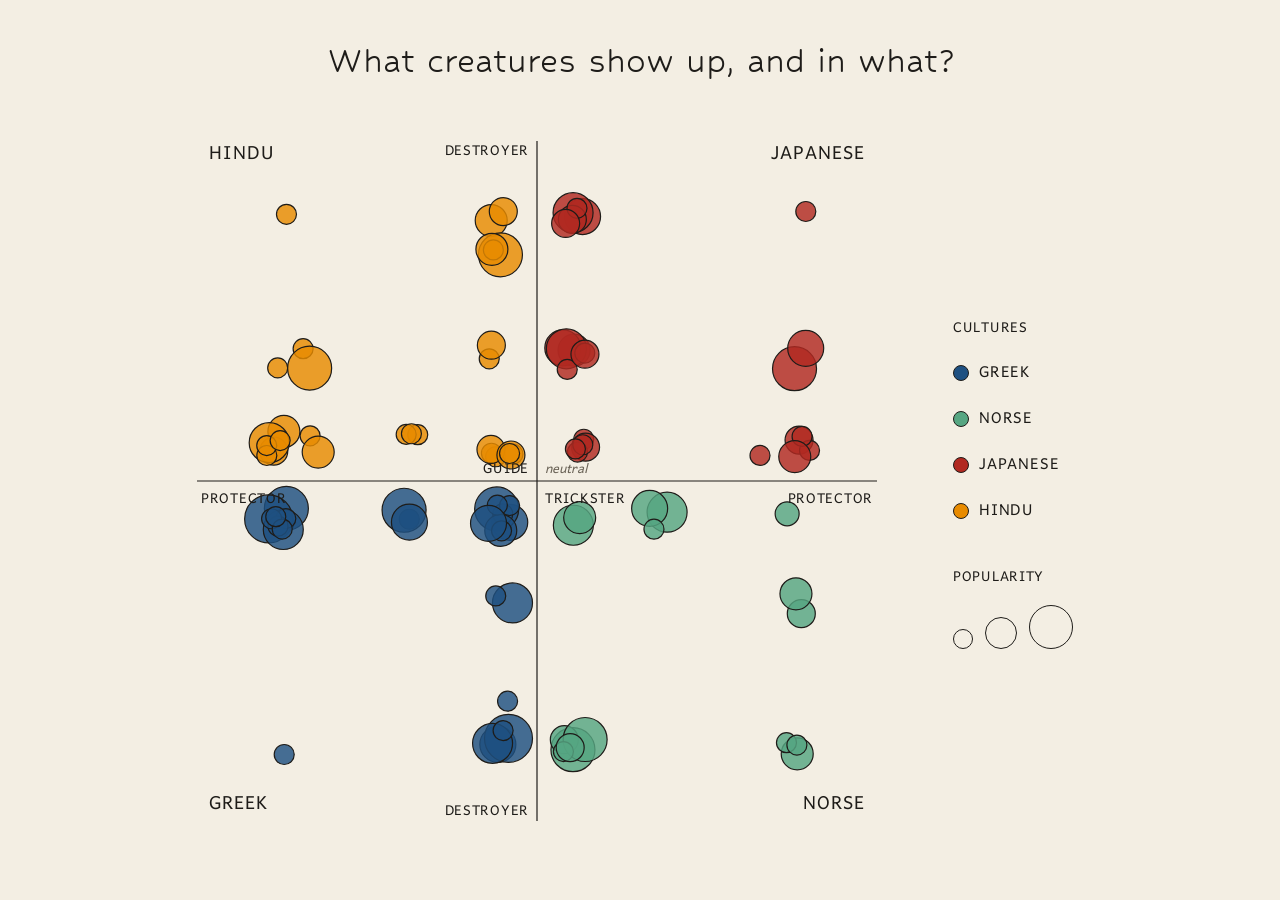
<file: charts/index.html>
<!DOCTYPE html>
<html lang="en">
<head>
<meta charset="UTF-8">
<title>Mythology Creatures — Quadrant Plot</title>
<link rel="stylesheet" href="https://fonts.googleapis.com/css2?family=Harmattan&family=Hubballi&display=swap">
<link rel="stylesheet" href="../css/tokens.css">
<script>
  // In the article the title is a heading on the page, so the chart hides its own (?embed)
  // ...and waits on a blank screen until the article reveals it (c1Reveal, below)
  if (/[?&]embed\b/.test(location.search)) document.documentElement.classList.add('embedded', 'c1-wait');
</script>
<style>html.embedded, .embedded body { background: transparent; }  /* the article's parchment shows through */</style>
<style>.embedded h1 { display: none; }</style>
<style>
  /* Restyled to match the article (css/tokens.css): paper background, ink
     linework, the shared culture colours, Disney Heroic title, Hubballi labels.
     Data, positions, sizes and hover are as before. The page is one fixed-size
     block (980 x 880); the article scales it to fit its box. */
  * { box-sizing: border-box; }
  html, body { margin: 0; height: 100%; overflow: hidden; }
  body {
    background: var(--paper);
    color: var(--ink);
    font-family: var(--font-body);
    display: flex;
    flex-direction: column;
    align-items: center;
    justify-content: center;
    gap: 18px;
  }

  #graph-header {
    margin: 0;
    font-family: var(--font-heading);
    font-weight: 400;
    font-size: 40px;
    line-height: 1.1;
    text-align: center;
    color: var(--ink);
  }

  #layout { display: flex; align-items: center; gap: 36px; }
  #plot-svg { display: block; overflow: visible; }

  /* labels in the article's typeface (Harmattan), sized for the scale the article
     draws the chart at (about 0.76): corners ~18px on screen, axes ~14px */
  .quadrant-label {
    font-family: "Harmattan", var(--font-body);
    font-size: 24px;
    letter-spacing: 0.04em;
    text-transform: uppercase;
    fill: var(--ink);
  }
  .axis-line { stroke: var(--ink); stroke-width: 1.2; }
  /* the reveal (article only): the two axes draw in, then the circles pop in
     from the middle outwards, then the labels and legend fade in */
  .axis-line { stroke-dasharray: 1; stroke-dashoffset: 0; transition: stroke-dashoffset 1.2s cubic-bezier(.65,0,.35,1); }
  .axis-line + .axis-line { transition-delay: .25s; }
  .c1-wait .axis-line { stroke-dashoffset: 1; transition-duration: .3s; transition-delay: 0s; }
  /* each circle: size 0 / opacity 0, then 130% / 50%, then 100% / 100% */
  .dot { transform-box: fill-box; transform-origin: center; }
  html:not(.c1-wait) .dot { animation: c1-pop .8s cubic-bezier(.33,0,.3,1) var(--d, 0s) both; }
  @keyframes c1-pop {
    0%   { transform: scale(0);   opacity: 0; }
    60%  { transform: scale(1.3); opacity: .5; }
    100% { transform: scale(1);   opacity: 1; }
  }
  .c1-wait .dot { transform: scale(0); opacity: 0; transition: transform .25s ease, opacity .25s ease; }   /* scrolled back above: gone again */
  .quadrant-label, .axis-tick-label, .neutral-label, #side-legend { transition: opacity .7s ease 1.4s; }
  .c1-wait :is(.quadrant-label, .axis-tick-label, .neutral-label, #side-legend) { opacity: 0; transition-delay: 0s; transition-duration: .2s; }
  @media (prefers-reduced-motion: reduce) {
    html:not(.c1-wait) .dot { animation: none; transition: opacity .6s ease var(--d, 0s); }
    .dot, .c1-wait .dot { transform: none; }
    .axis-line { stroke-dasharray: none; transition: opacity .6s ease; }
    .c1-wait .axis-line { opacity: 0; }
  }
  .axis-tick-label {
    font-family: "Harmattan", var(--font-body);
    font-size: 18px;
    letter-spacing: 0.04em;
    fill: var(--ink);
  }
  .neutral-label {
    font-family: "Harmattan", var(--font-body);
    font-size: 17px;
    font-style: italic;
    fill: var(--ink-soft);
  }

  .dot {
    cursor: pointer;
    stroke: var(--ink);
    stroke-width: 1.2;
    fill-opacity: 0.82;
    transition: fill-opacity 0.12s ease;
  }
  .dot:hover { fill-opacity: 1; stroke-width: 2; }

  /* legend column to the right of the plot */
  #side-legend {
    display: flex;
    flex-direction: column;
    gap: 34px;
    width: 170px;
    font-family: "Harmattan", var(--font-body);
  }
  .legend-block { display: flex; flex-direction: column; gap: 12px; }
  .side-legend-title {
    font-size: 18px;
    letter-spacing: 0.04em;
    text-transform: uppercase;
    color: var(--ink);
  }
  .culture-item, .size-item { display: flex; align-items: center; gap: 10px; font-size: 20px; letter-spacing: 0.04em; text-transform: uppercase; }
  .culture-swatch {
    width: 16px; height: 16px; border-radius: 50%;
    border: 1.2px solid var(--ink);
    flex-shrink: 0;
  }
  .size-swatch {
    border-radius: 50%;
    border: 1.2px solid var(--ink);
    flex-shrink: 0;
  }
  #size-row { display: flex; align-items: flex-end; gap: 12px; }

  /* hover card, styled like the article's script cards */
  #tooltip {
    position: fixed;
    display: none;
    width: 340px;
    background: var(--paper);
    color: var(--ink);
    border: 1px solid rgb(30 28 25 / 0.25);
    border-radius: 8px;
    padding: 16px 18px;
    box-shadow: 0 10px 30px rgb(30 28 25 / 0.16);
    font-size: 15px;
    line-height: 1.5;
    z-index: 1000;
    pointer-events: none;
  }
  #tooltip .tt-head { display: flex; align-items: center; gap: 10px; margin-bottom: 8px; }
  #tooltip .tt-emoji { font-size: 26px; line-height: 1; }
  #tooltip .tt-name { font-family: var(--font-display); font-size: 20px; line-height: 1.1; }
  #tooltip .tt-sub { font-size: 12px; letter-spacing: var(--caps-tracking); text-transform: uppercase; color: var(--ink-soft); }
  #tooltip .tt-source { margin-top: 8px; font-size: 13px; color: var(--ink-soft); font-style: italic; }
</style>
</head>
<body>

<h1 id="graph-header">What creatures show up, and in what?</h1>
<div id="layout">
  <svg id="plot-svg" width="760" height="760"></svg>
  <div id="side-legend">
    <div class="legend-block">
      <div class="side-legend-title">Cultures</div>
      <div id="culture-row" class="legend-block"></div>
    </div>
    <div class="legend-block">
      <div class="side-legend-title">Popularity</div>
      <div id="size-row"></div>
    </div>
  </div>
</div>

<div id="tooltip"></div>

<script src="creatures_data.js"></script>
<script>
// shared culture colours from css/tokens.css
const tokens = getComputedStyle(document.documentElement);
const cultureColor = (m) => tokens.getPropertyValue('--c-' + String(m).toLowerCase()).trim();

const svg = document.getElementById('plot-svg');
const NS = 'http://www.w3.org/2000/svg';
const lineLayer = document.createElementNS(NS, 'g');
const dotLayer = document.createElementNS(NS, 'g');
const labelLayer = document.createElementNS(NS, 'g');
svg.appendChild(lineLayer);
svg.appendChild(dotLayer);
svg.appendChild(labelLayer);

const plotX0 = 40;
const plotY0 = 40;
const plotW = 680;
const plotH = 680;
const centerX = plotX0 + plotW / 2;
const centerY = plotY0 + plotH / 2;
const maxR = Math.min(plotW, plotH) / 2 - 32;
const rMin = 6;
const rMax = 24;

function el(tag, attrs) {
  const node = document.createElementNS(NS, tag);
  for (const key in attrs) node.setAttribute(key, attrs[key]);
  return node;
}

function hashStr(str) {
  let h = 0;
  for (let i = 0; i < str.length; i++) h = (h * 31 + str.charCodeAt(i)) | 0;
  return h;
}

function seededRand(seed) {
  const x = Math.sin(seed) * 10000;
  return x - Math.floor(x);
}

const quadrantSign = {
  'top-left': { sx: -1, sy: -1 },
  'top-right': { sx: 1, sy: -1 },
  'bottom-left': { sx: -1, sy: 1 },
  'bottom-right': { sx: 1, sy: 1 }
};

const quadrantCorner = {
  'top-left': [plotX0, plotY0],
  'top-right': [plotX0 + plotW, plotY0],
  'bottom-left': [plotX0, plotY0 + plotH],
  'bottom-right': [plotX0 + plotW, plotY0 + plotH]
};

const mythLabelByQuadrant = {};
CREATURES_DATA.forEach(c => { mythLabelByQuadrant[c.quadrant] = c.mythLabel; });

for (const q in quadrantCorner) {
  const [cx, cy] = quadrantCorner[q];
  const { sx, sy } = quadrantSign[q];
  const tx = cx + (sx === -1 ? 12 : -12);
  const ty = cy + (sy === -1 ? 18 : -12);
  const label = el('text', {
    x: tx, y: ty,
    class: 'quadrant-label',
    'text-anchor': sx === -1 ? 'start' : 'end'
  });
  label.textContent = mythLabelByQuadrant[q];
  labelLayer.appendChild(label);
}

lineLayer.appendChild(el('line', { class: 'axis-line', pathLength: 1, x1: plotX0, y1: centerY, x2: plotX0 + plotW, y2: centerY }));
lineLayer.appendChild(el('line', { class: 'axis-line', pathLength: 1, x1: centerX, y1: plotY0, x2: centerX, y2: plotY0 + plotH }));

function axisLabel(x, y, text, anchor) {
  const label = el('text', { x, y, class: 'axis-tick-label', 'text-anchor': anchor });
  label.textContent = text;
  labelLayer.appendChild(label);
}

axisLabel(plotX0 + 4, centerY + 22, 'PROTECTOR', 'start');
axisLabel(plotX0 + plotW - 4, centerY + 22, 'PROTECTOR', 'end');
axisLabel(centerX - 8, plotY0 + 14, 'DESTROYER', 'end');
axisLabel(centerX - 8, plotY0 + plotH - 6, 'DESTROYER', 'end');
axisLabel(centerX - 8, centerY - 8, 'GUIDE', 'end');
axisLabel(centerX + 8, centerY + 22, 'TRICKSTER', 'start');

const neutralTag = el('text', { x: centerX + 8, y: centerY - 8, class: 'neutral-label' });
neutralTag.textContent = 'neutral';
labelLayer.appendChild(neutralTag);

const tooltip = document.getElementById('tooltip');

CREATURES_DATA.forEach((c) => {
  const { sx, sy } = quadrantSign[c.quadrant];
  const seed = hashStr(c.name);
  const jitterX = (seededRand(seed) - 0.5) * 26;
  const jitterY = (seededRand(seed + 1) - 0.5) * 26;

  let dx = sx * (c.helper * maxR) + jitterX;
  let dy = sy * (c.antagonist * maxR) + jitterY;
  if (sx === -1) dx = Math.min(dx, -4); else dx = Math.max(dx, 4);
  if (sy === -1) dy = Math.min(dy, -4); else dy = Math.max(dy, 4);

  const x = centerX + dx;
  const y = centerY + dy;
  const r = rMin + (c.popularity - 1) / 9 * (rMax - rMin);

  const circle = el('circle', { class: 'dot', cx: x, cy: y, r, fill: cultureColor(c.mythology) });
  // pop in from the middle outwards, after the axes have drawn
  circle.style.setProperty('--d', (2.1 + Math.hypot(dx, dy) / maxR * 1.1).toFixed(2) + 's');   // after the words, middle first

  const title = el('title', {});
  title.textContent = `${c.name} — ${c.mythLabel} · ${c.type}`;
  circle.appendChild(title);

  circle.addEventListener('mouseenter', () => showTooltip(c));
  circle.addEventListener('mousemove', positionTooltip);
  circle.addEventListener('mouseleave', hideTooltip);
  circle.addEventListener('touchstart', (event) => {
    const touch = event.touches && event.touches[0];
    if (touch) {
      showTooltip(c);
      positionTooltipCoords(touch.clientX, touch.clientY);
    }
  }, { passive: true });
  circle.addEventListener('touchend', hideTooltip);
  circle.addEventListener('touchcancel', hideTooltip);

  dotLayer.appendChild(circle);
});

function showTooltip(c) {
  tooltip.innerHTML = `
    <div class="tt-head">
      <div class="tt-emoji">${c.emoji || ''}</div>
      <div>
        <div class="tt-name">${c.name}</div>
        <div class="tt-sub">${c.mythLabel || c.mythology || ''} · ${c.type || ''}</div>
      </div>
    </div>
    <div class="tt-desc">${c.desc}</div>
    ${c.popularity !== undefined ? `<div class="tt-source">Popularity: ${c.popularity}/10 ${c.source ? '· ' + c.source : ''}</div>` : ''}
  `;
  tooltip.style.display = 'block';
}

function positionTooltip(event) {
  positionTooltipCoords(event.clientX, event.clientY);
}

function positionTooltipCoords(clientX, clientY) {
  const pad = 16;
  let left = clientX + pad;
  let top = clientY + pad;
  if (left + tooltip.offsetWidth > window.innerWidth) left = clientX - tooltip.offsetWidth - pad;
  if (top + tooltip.offsetHeight > window.innerHeight) top = Math.max(pad, clientY - tooltip.offsetHeight - pad);
  tooltip.style.left = `${left}px`;
  tooltip.style.top = `${top}px`;
}

function hideTooltip() {
  tooltip.style.display = 'none';
}

// legend: one swatch per culture, in the order the data lists them
const cultureRow = document.getElementById('culture-row');
const seenCultures = new Set();
CREATURES_DATA.forEach(c => {
  if (seenCultures.has(c.mythology)) return;
  seenCultures.add(c.mythology);
  const item = document.createElement('div');
  item.className = 'culture-item';
  item.innerHTML = `<span class="culture-swatch" style="background:${cultureColor(c.mythology)}"></span><span>${c.mythLabel}</span>`;
  cultureRow.appendChild(item);
});

// legend: bubble sizes for popularity 3, 6 and 9 (same scale as the plot)
const sizeRow = document.getElementById('size-row');
[3, 6, 9].forEach(popularity => {
  const radius = rMin + (popularity - 1) / 9 * (rMax - rMin);
  const swatch = document.createElement('span');
  swatch.className = 'size-swatch';
  swatch.style.width = `${radius * 2}px`;
  swatch.style.height = `${radius * 2}px`;
  sizeRow.appendChild(swatch);
});

// the article calls this when the pinned chart is centred on screen (true) or scrolled back above (false)
window.c1Reveal = (on) => document.documentElement.classList.toggle('c1-wait', !on);
</script>

</body>
</html>
</file>
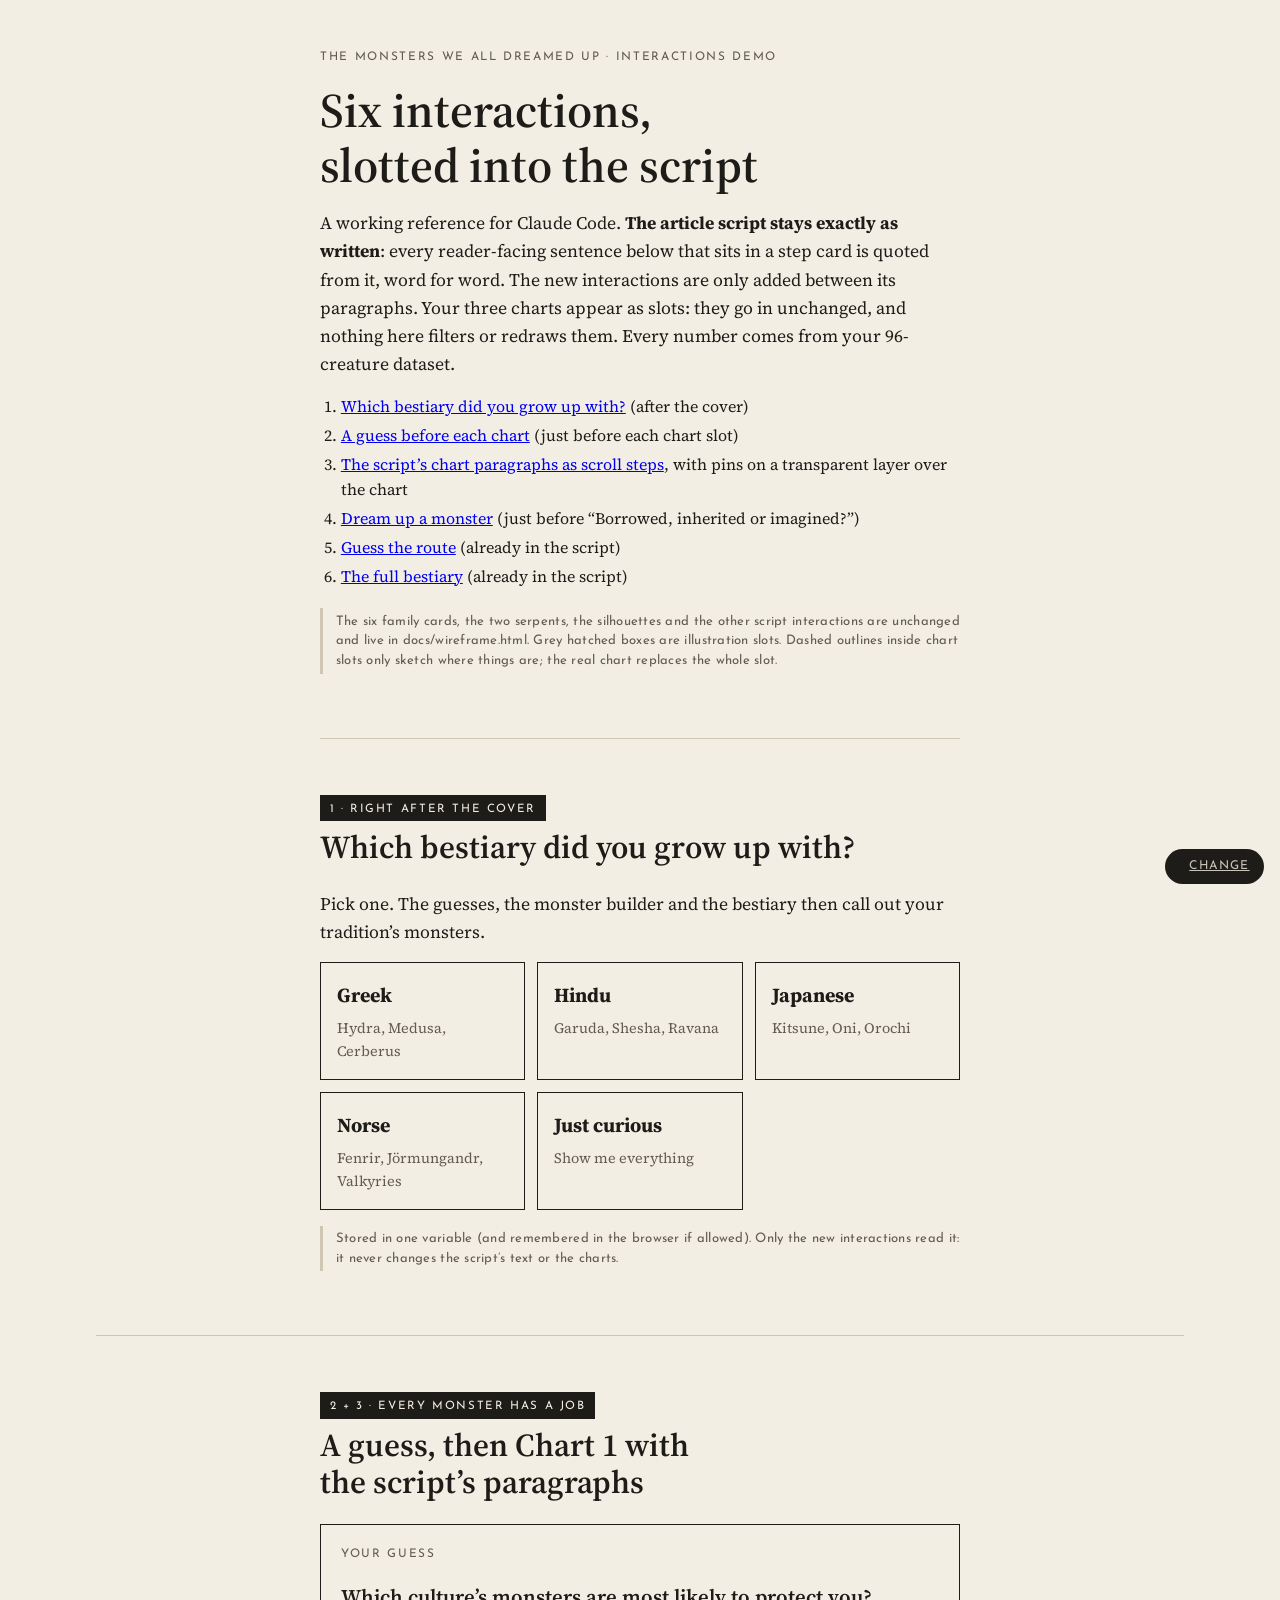
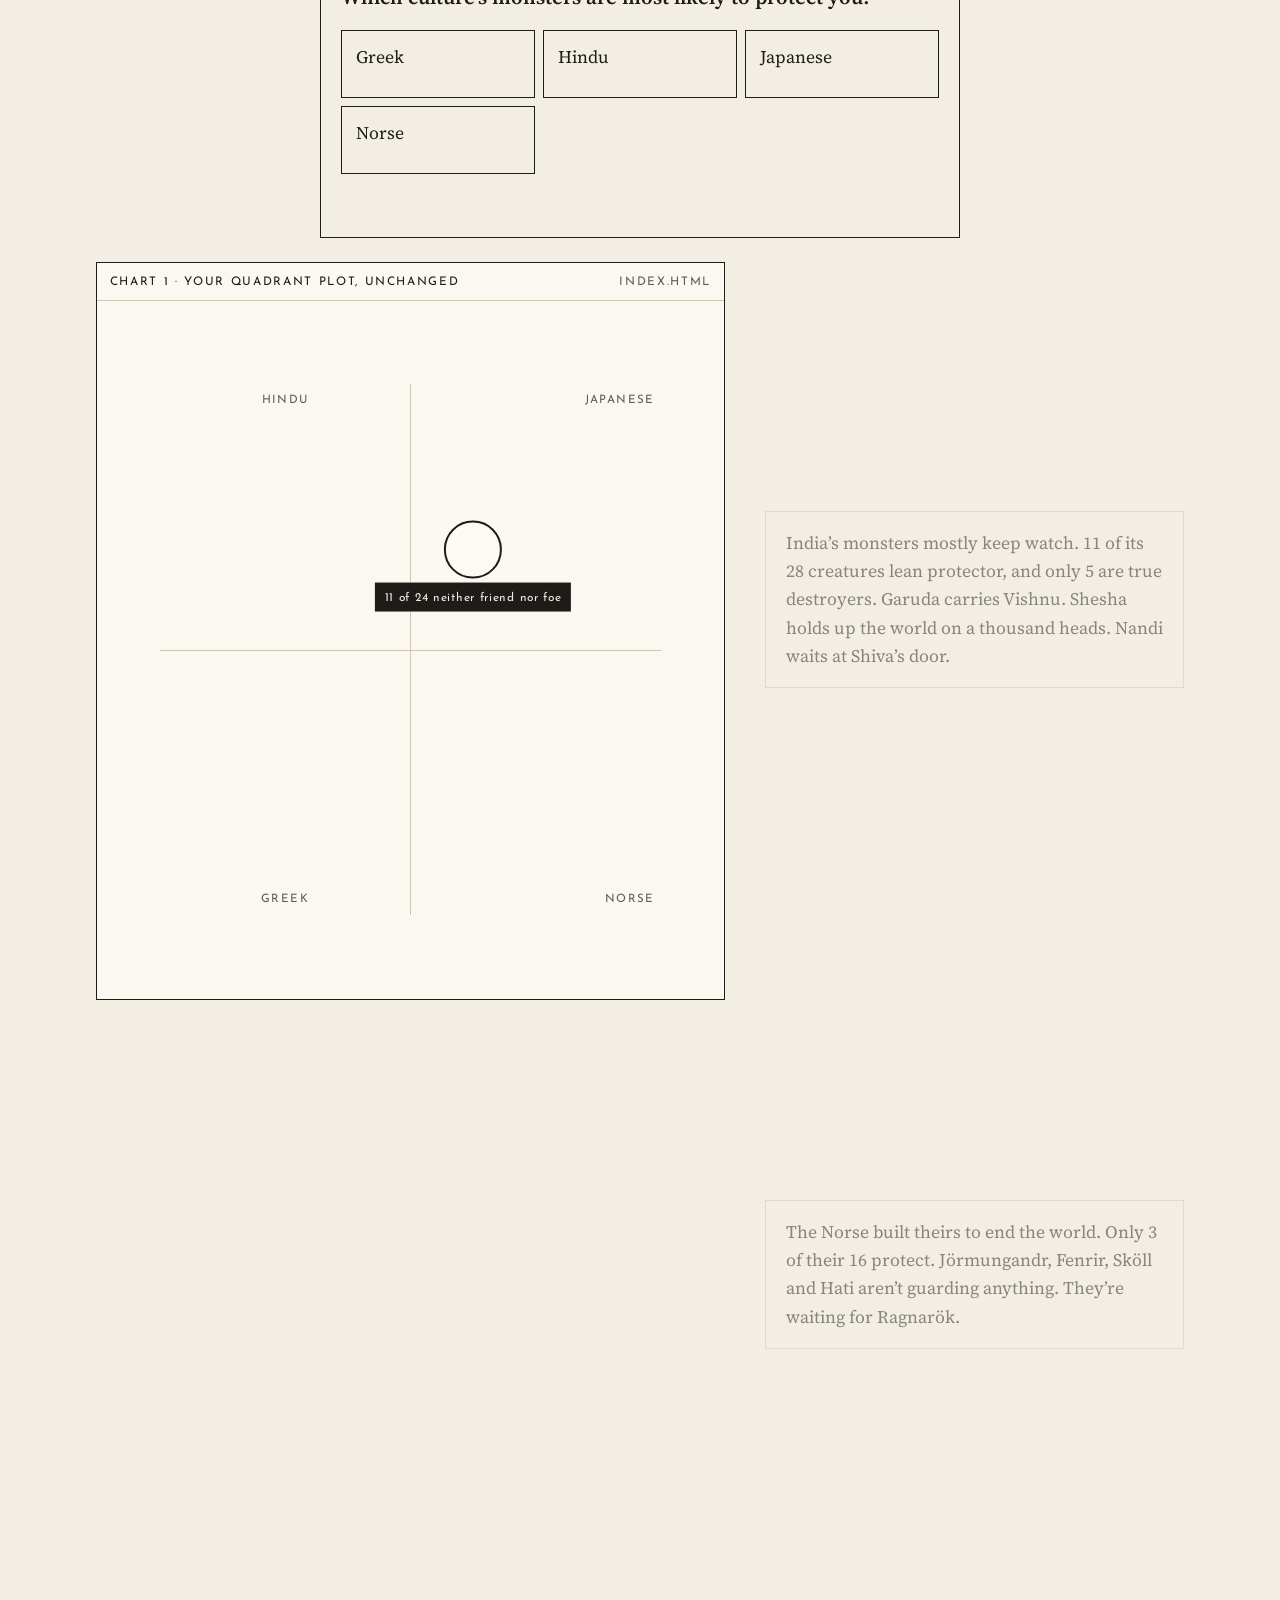
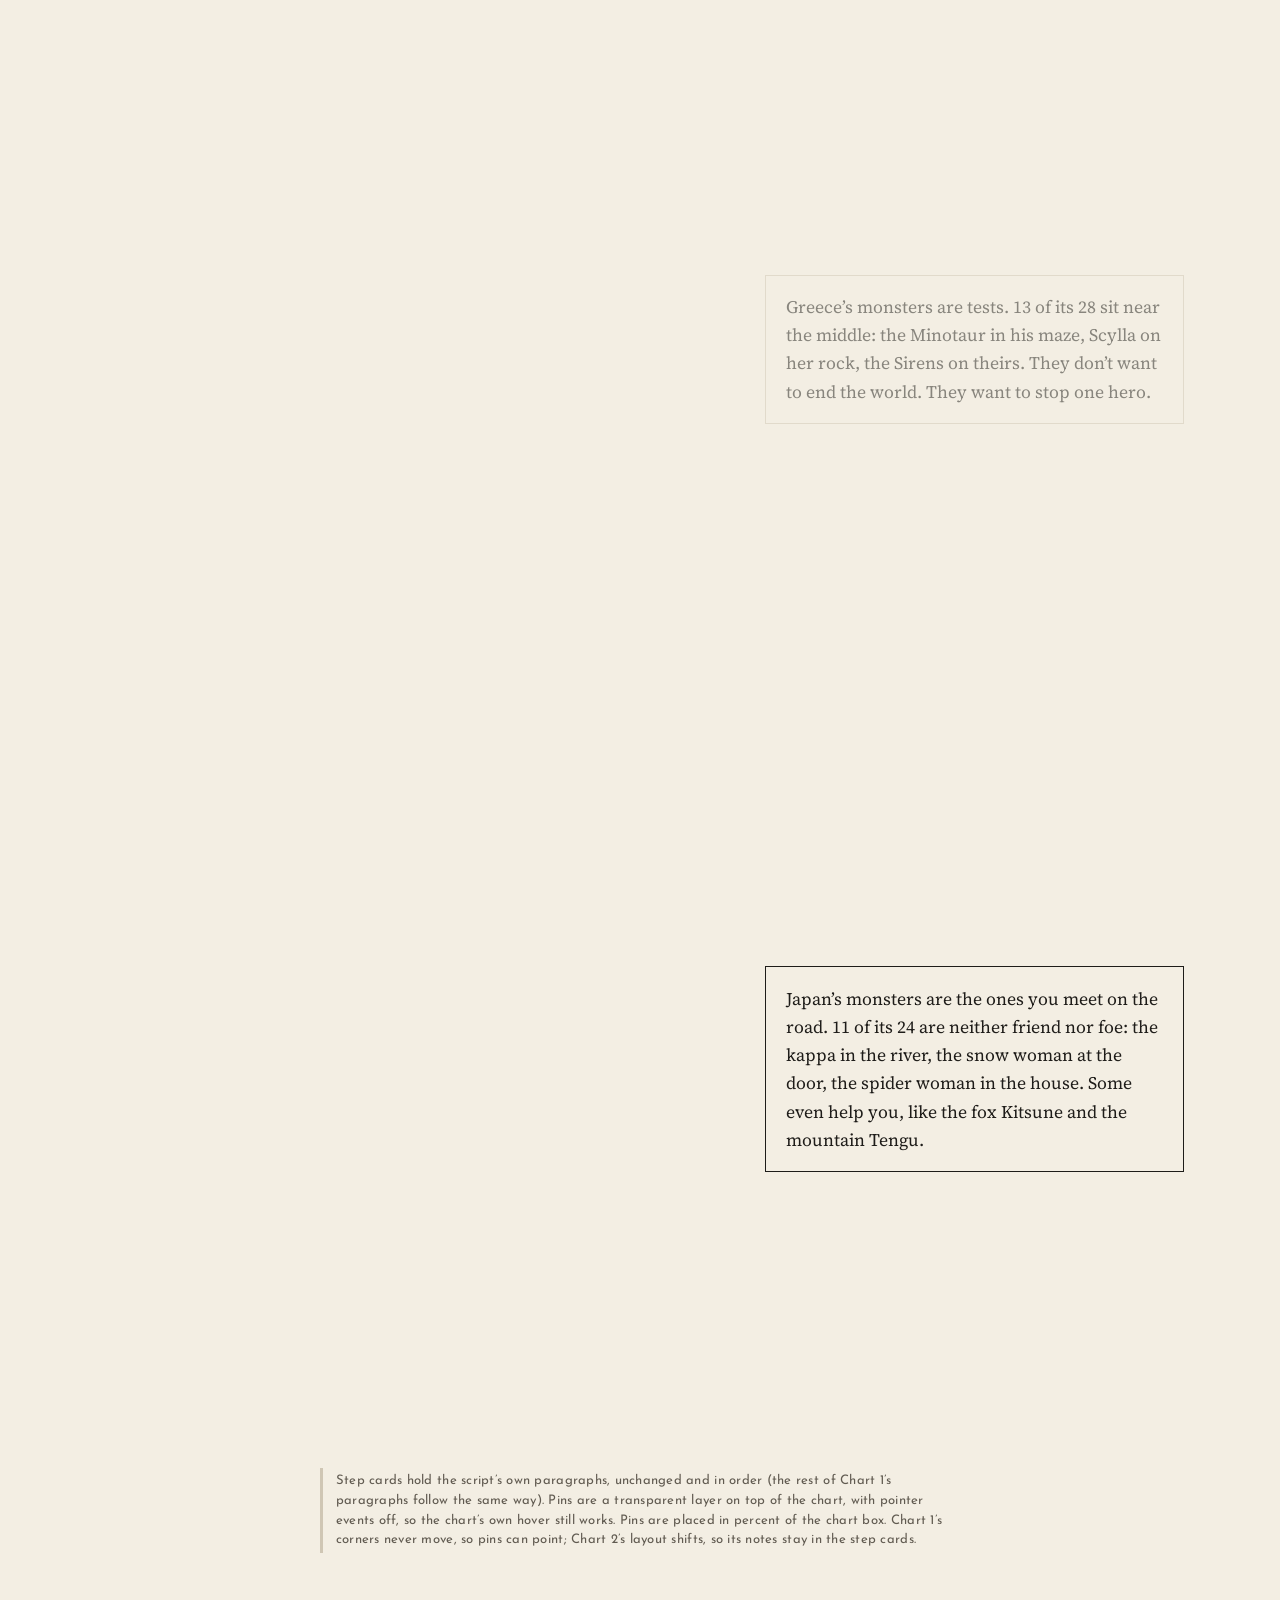
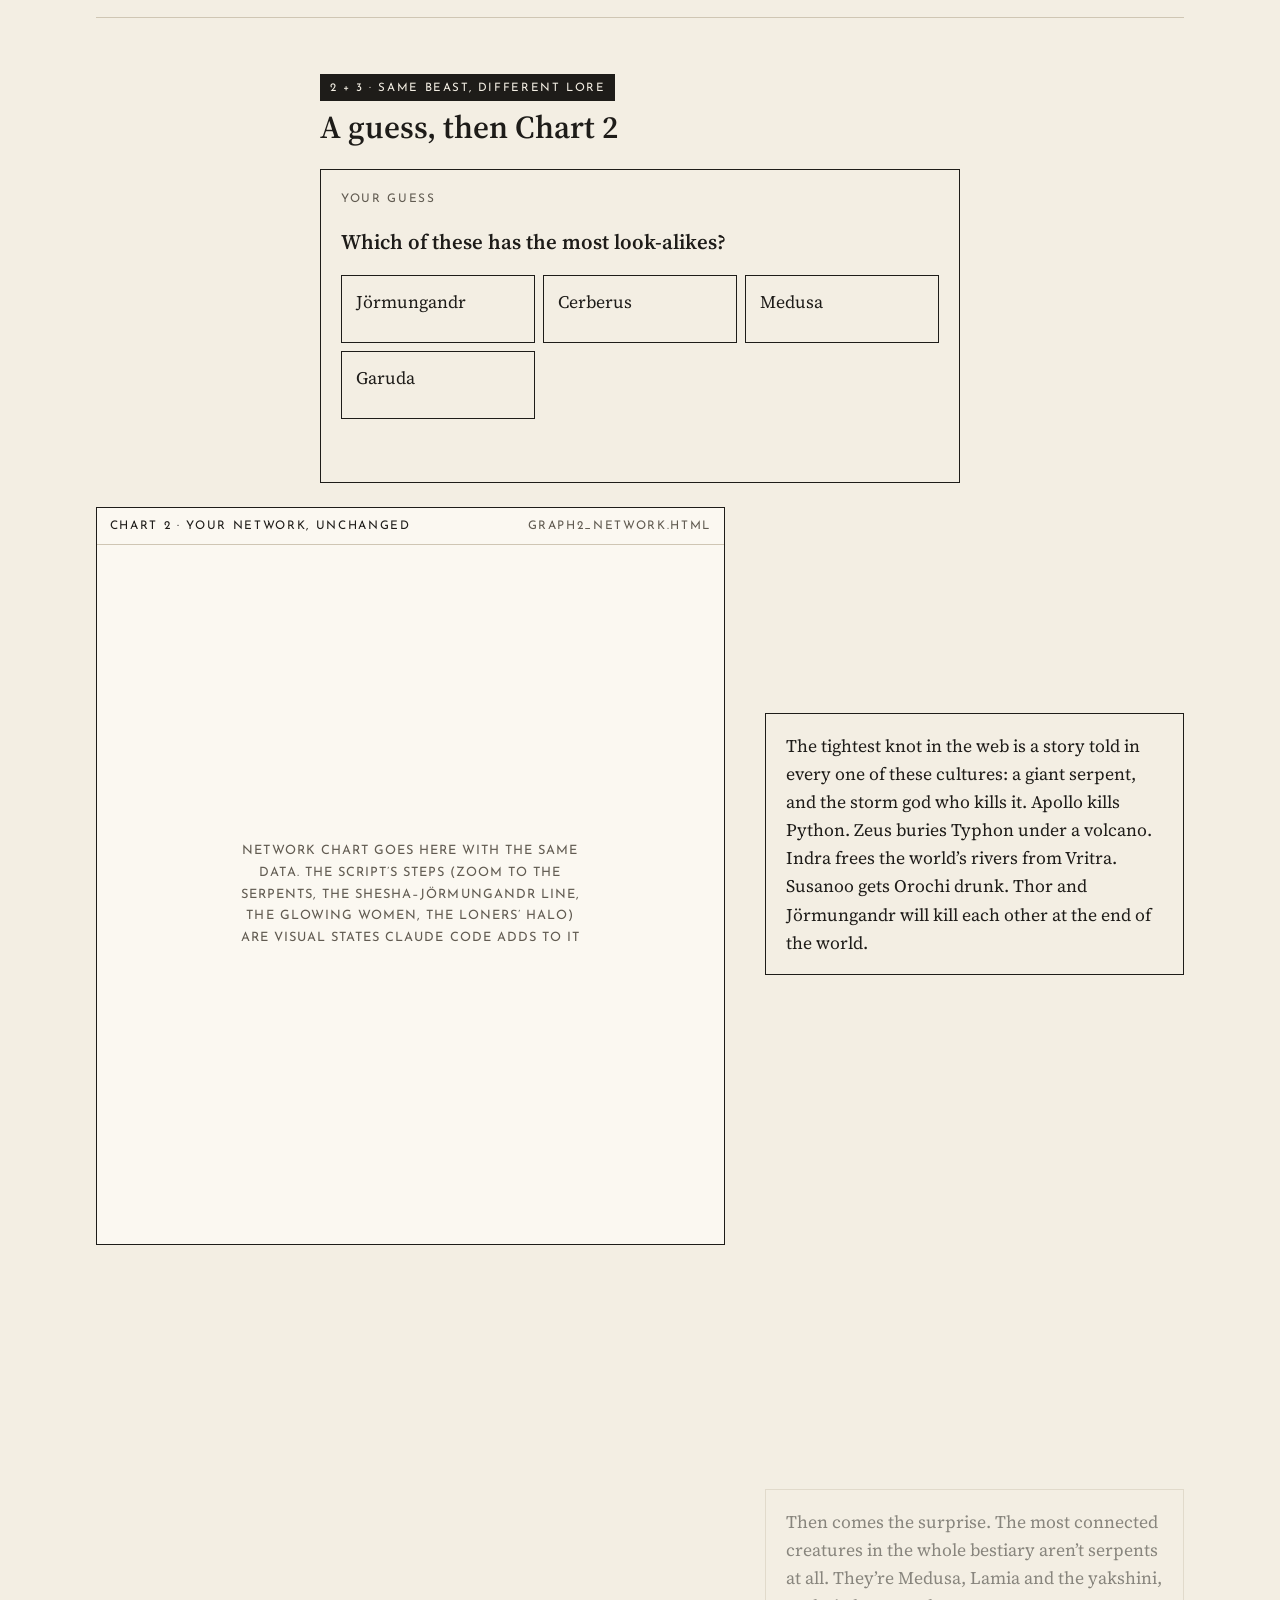
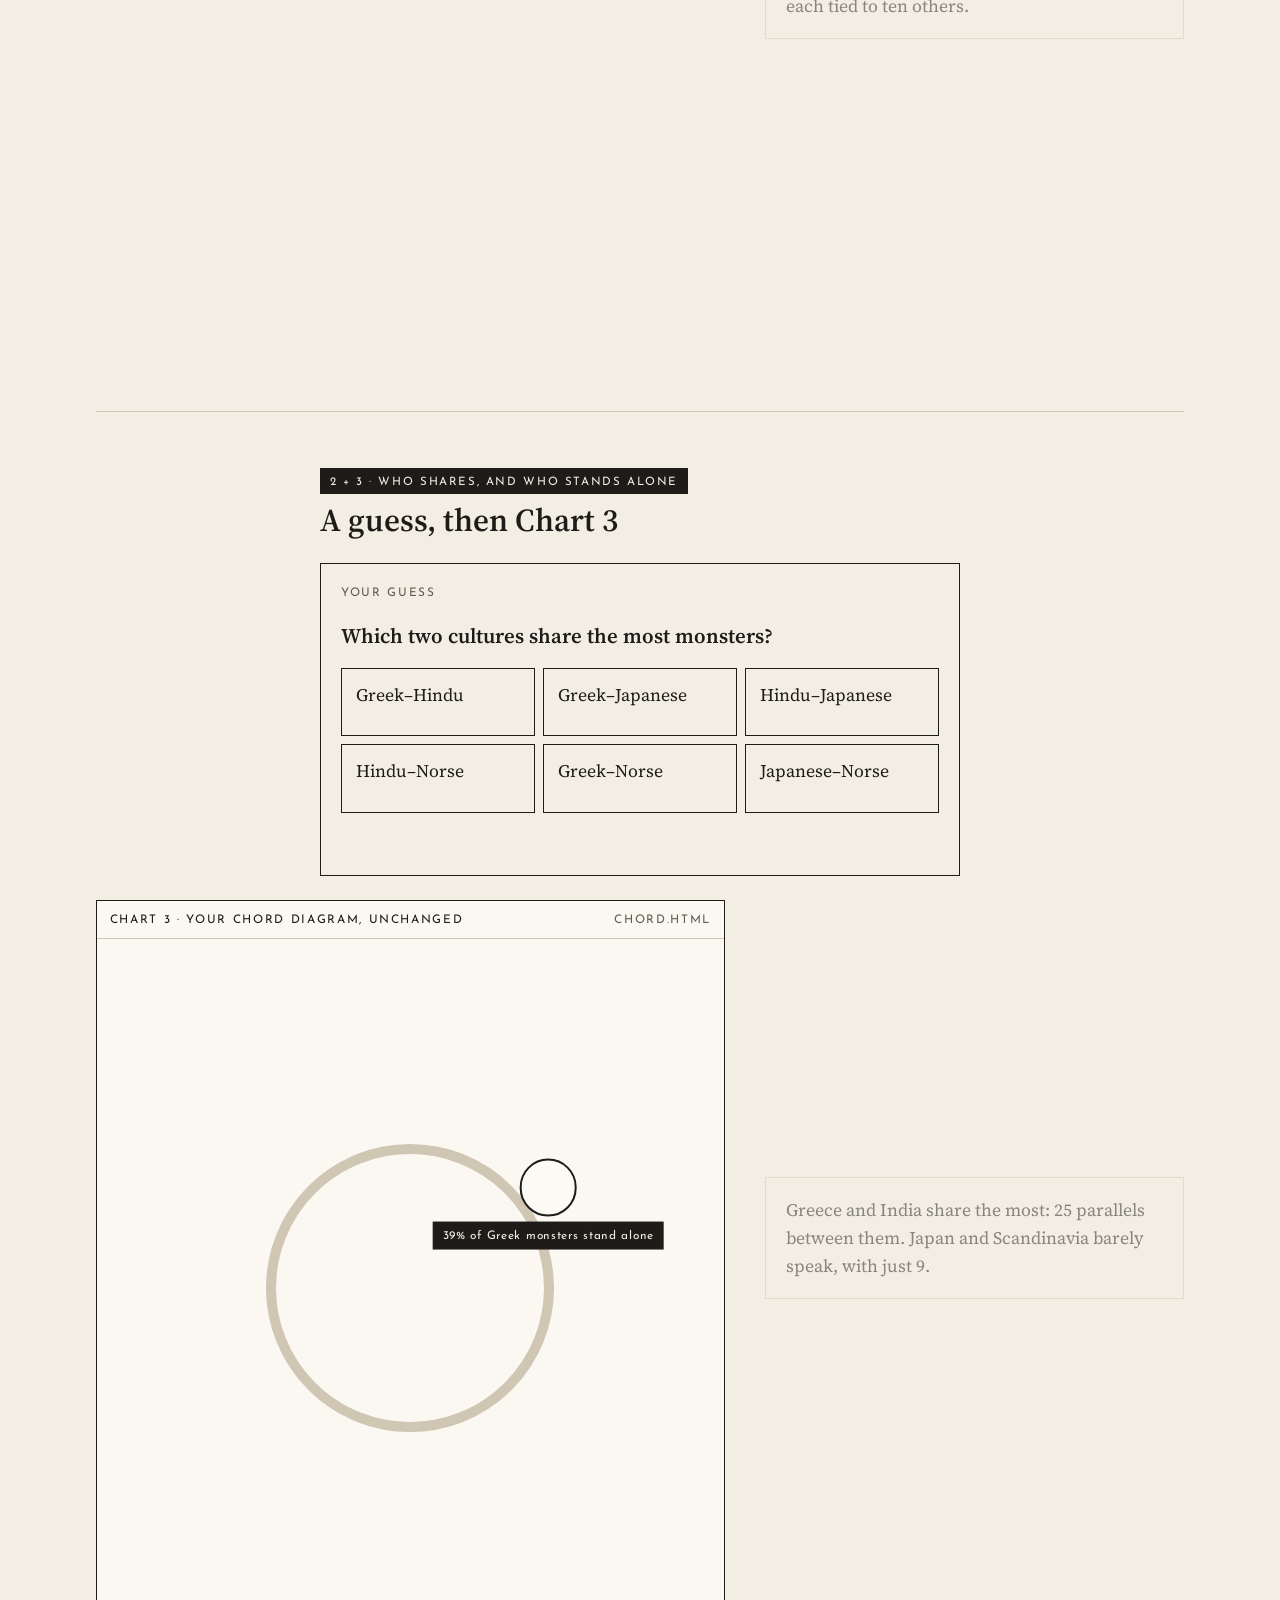
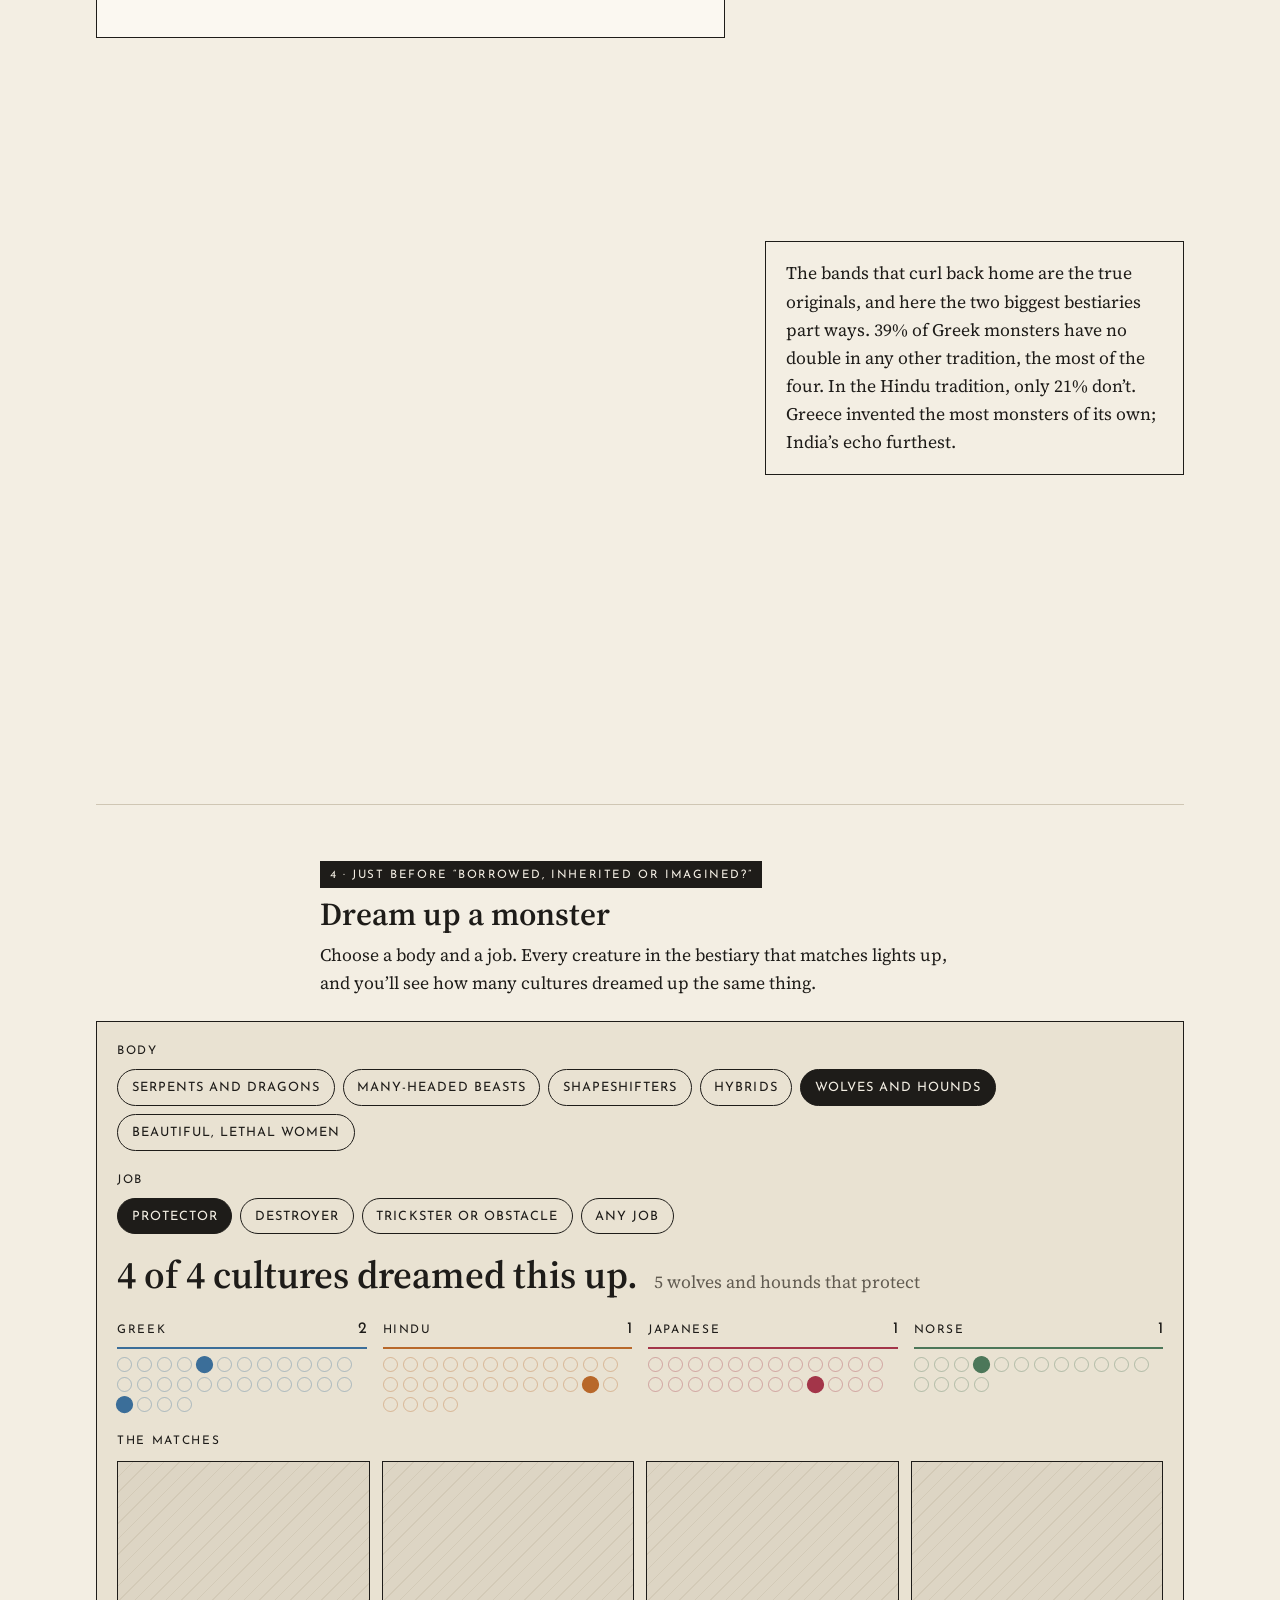
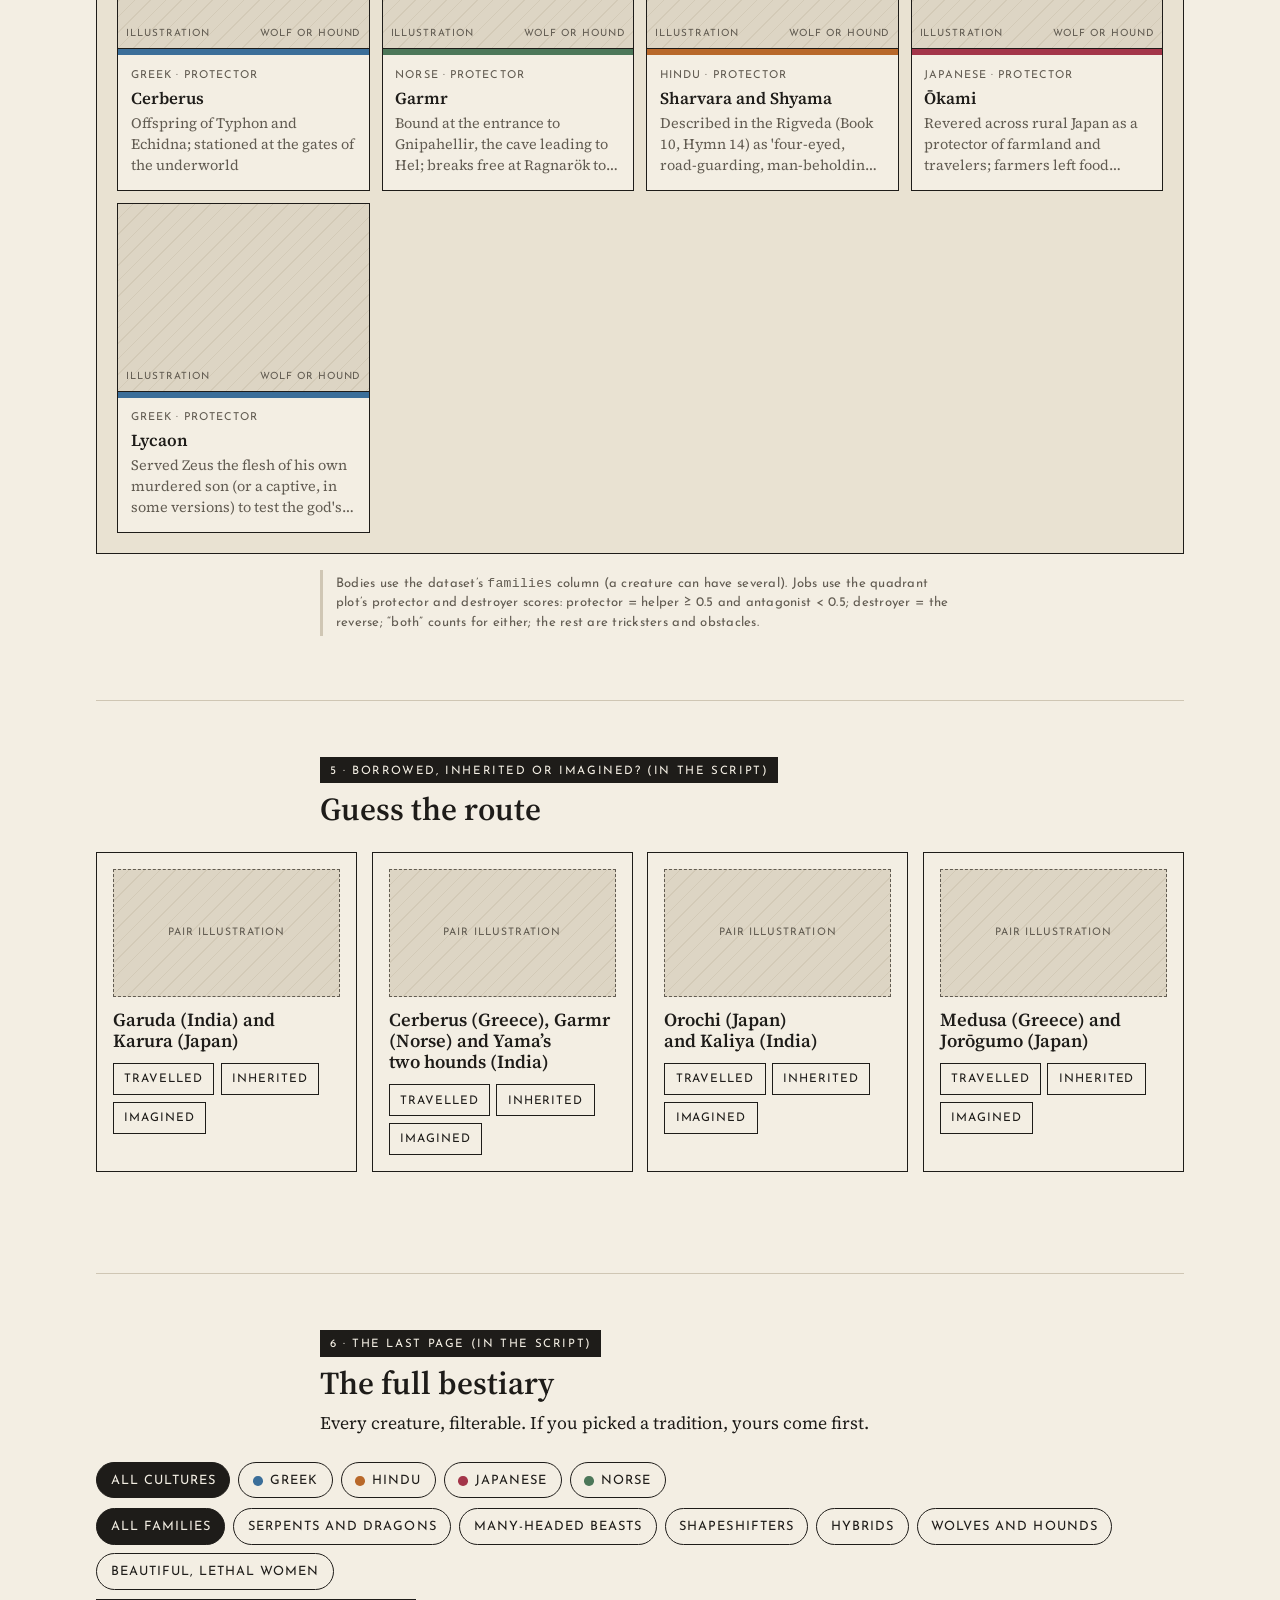
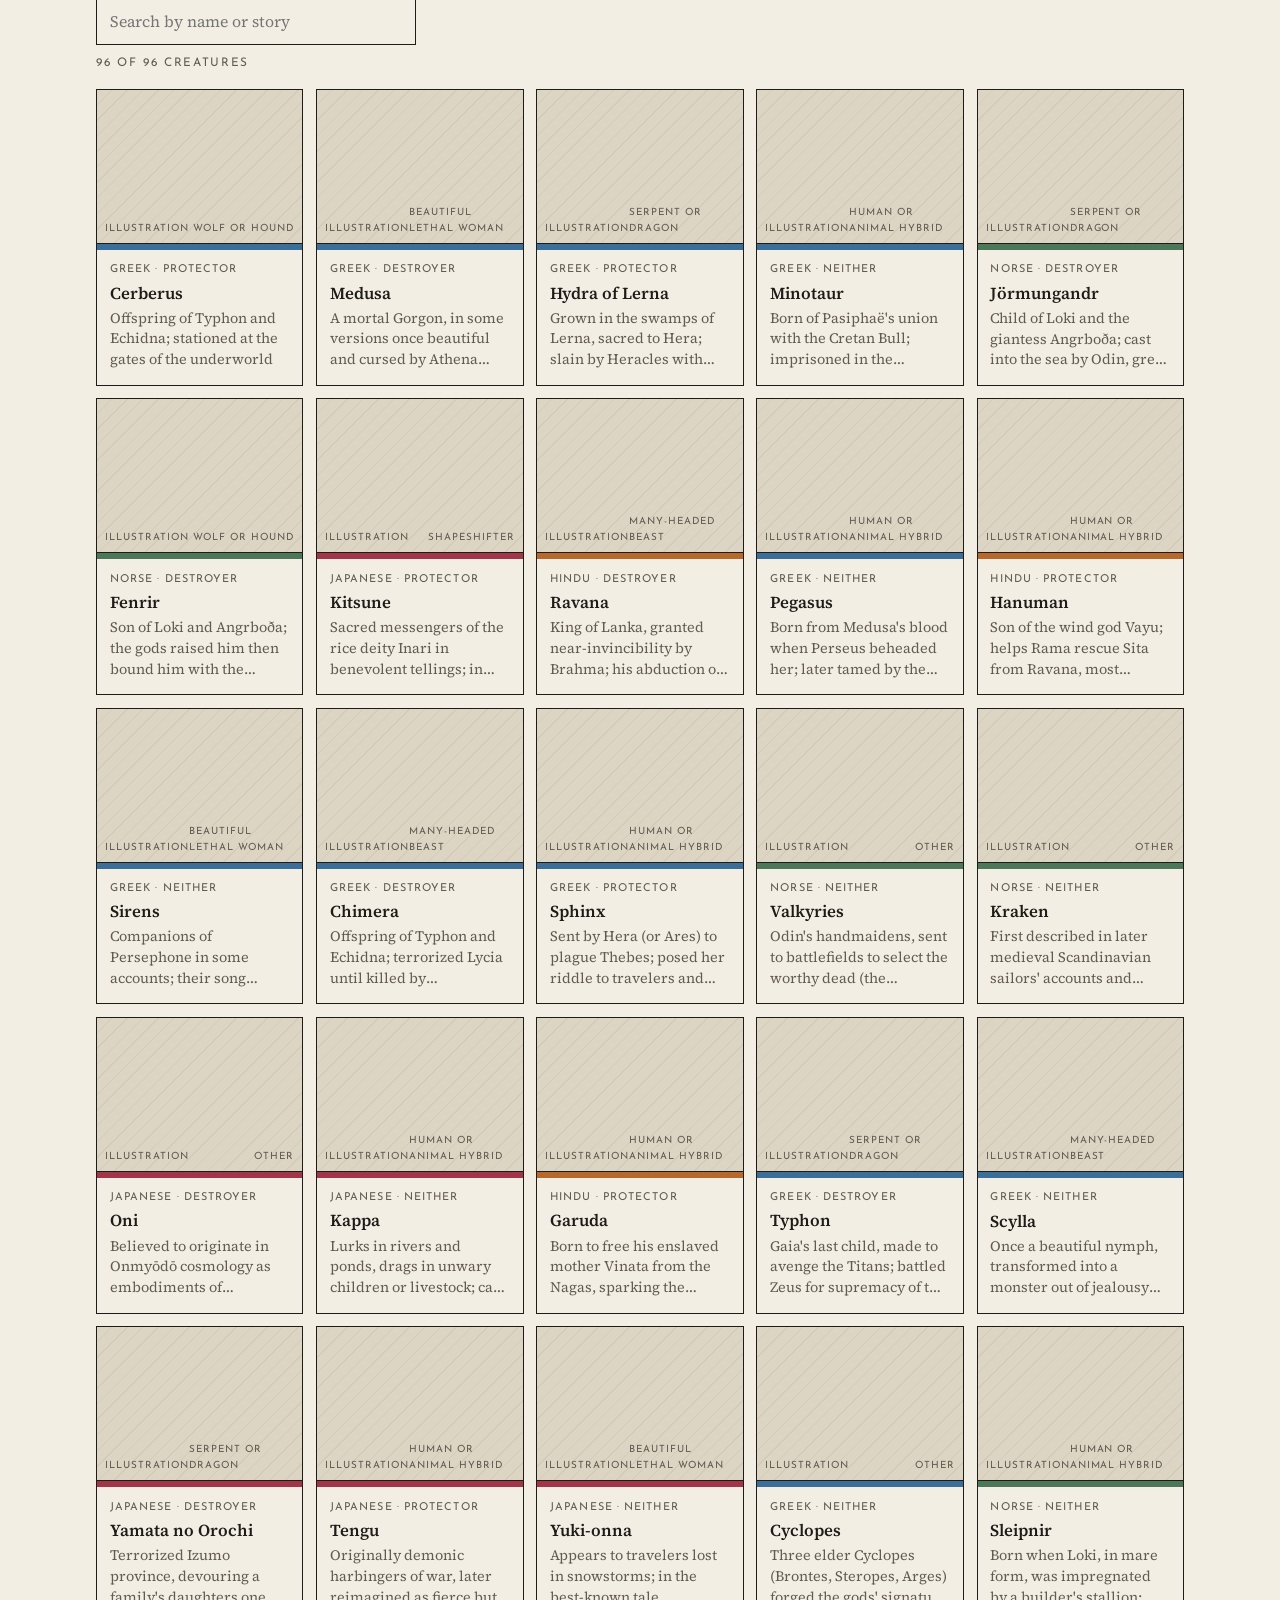
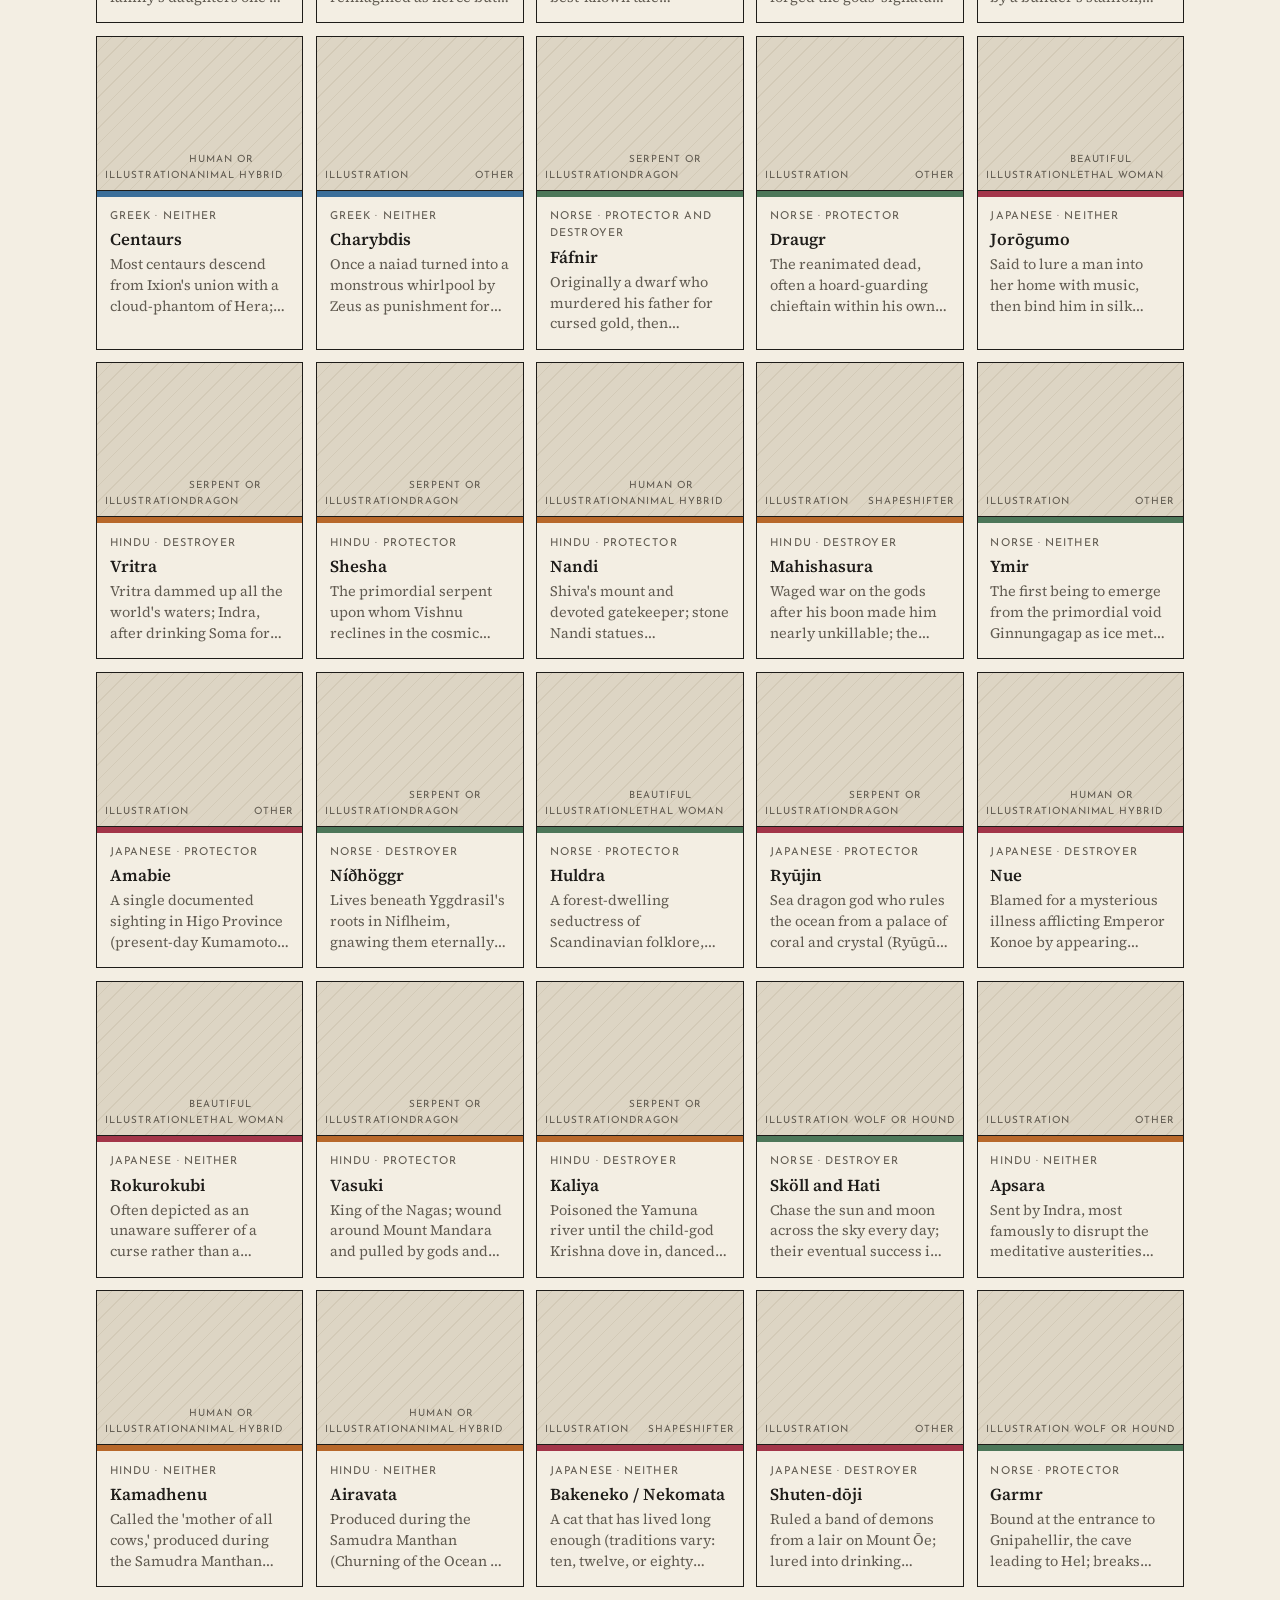
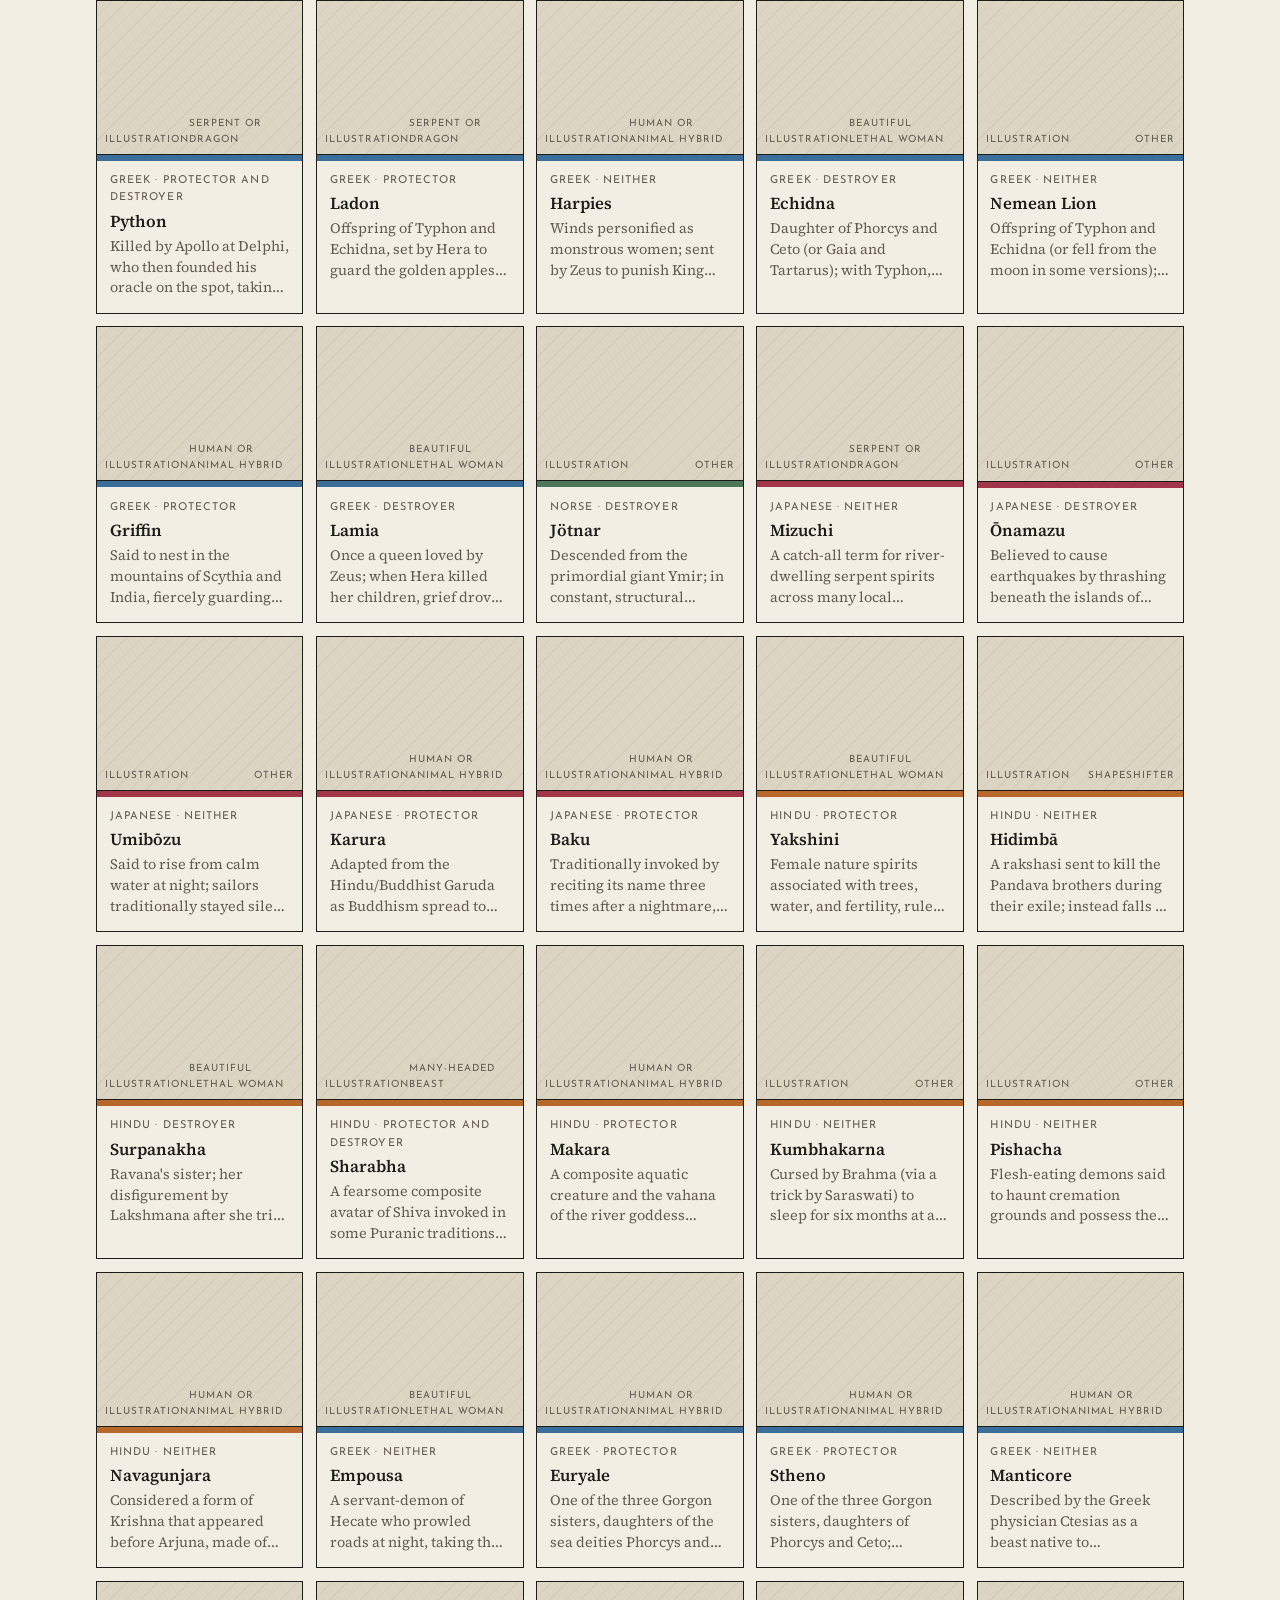
<file: docs/interactions-demo.html>
<!doctype html>
<html lang="en">
<head>
<meta charset="utf-8">
<meta name="viewport" content="width=device-width, initial-scale=1">
<title>Monsters Interactions Demo</title>
<link rel="preconnect" href="https://fonts.googleapis.com">
<link rel="preconnect" href="https://fonts.gstatic.com" crossorigin>
<link rel="stylesheet" href="https://fonts.googleapis.com/css2?family=Josefin+Sans:wght@400;600&family=Source+Serif+4:ital,opsz,wght@0,8..60,400;0,8..60,600;1,8..60,400&display=swap">
<style>
/* Layout: a reading column with full-width interactive panels between paragraphs.
   One visual world (the cover's paper, ink and sky), so a single deliberate light theme. */
:root {
  --paper: #f3eee3;
  --paper-2: #e9e2d2;
  --ink: #1e1c19;
  --muted: #615b51;
  --line: #cfc6b4;
  --sky: #bad4dc;
  --rock: #1d1d1b;
  --greek: #3b6e99;
  --hindu: #b8682a;
  --japanese: #a33549;
  --norse: #4c7759;
  --display: "Source Serif 4", Georgia, serif;
  --body: "Source Serif 4", Georgia, serif;
  --label: "Josefin Sans", "Futura", "Century Gothic", sans-serif;
  color-scheme: light;
}
* { box-sizing: border-box; }
body { background: var(--paper); color: var(--ink); font-family: var(--body); font-size: 1.1rem; line-height: 1.6; margin: 0; }
.page { padding-inline: 16px; padding-block: 0 6rem; }
.col { max-width: 40rem; margin-inline: auto; }
.wide { max-width: 68rem; margin-inline: auto; }
h1, h2, h3 { font-family: var(--display); font-weight: 600; line-height: 1.15; text-wrap: balance; margin: 0; }
h1 { font-size: clamp(2rem, 5vw, 3rem); }
h2 { font-size: clamp(1.5rem, 3.4vw, 2rem); }
h3 { font-size: 1.15rem; }
p { margin: 0; }
.label { font-family: var(--label); font-size: .74rem; letter-spacing: .14em; text-transform: uppercase; }
.muted { color: var(--muted); }
.stack { display: flex; flex-direction: column; gap: 1rem; }
button { font: inherit; color: inherit; }
:focus-visible { outline: 3px solid var(--ink); outline-offset: 2px; }

/* top note */
.intro { padding-block: 3rem 1rem; }
.intro ol { margin: 0; padding-left: 1.3rem; font-size: 1rem; }
.intro li { margin-bottom: .2rem; }
.note { font-family: var(--label); font-size: .82rem; letter-spacing: .02em; color: var(--muted); border-left: 3px solid var(--line); padding: .2rem 0 .2rem .8rem; line-height: 1.5; }

/* section frame */
section.ix { padding-block: 3.5rem 1rem; border-top: 1px solid var(--line); margin-top: 3rem; }
.ix-head { display: flex; flex-direction: column; gap: .5rem; margin-bottom: 1.5rem; }
.ix-tag { font-family: var(--label); font-size: .72rem; letter-spacing: .14em; text-transform: uppercase; background: var(--ink); color: var(--paper); align-self: flex-start; padding: .3rem .6rem .2rem; }
.prose { display: flex; flex-direction: column; gap: 1rem; }

/* chips + buttons */
.chips { display: flex; flex-wrap: wrap; gap: .5rem; }
.chip { cursor: pointer; border: 1.5px solid var(--ink); background: transparent; padding: .5rem .85rem .4rem; font-family: var(--label); font-size: .8rem; letter-spacing: .08em; text-transform: uppercase; border-radius: 999px; display: inline-flex; gap: .45rem; align-items: center; }
.chip:hover { background: var(--paper-2); }
.chip[aria-pressed="true"] { background: var(--ink); color: var(--paper); }
.dot { width: .6rem; height: .6rem; border-radius: 50%; background: var(--c, var(--ink)); flex: none; }
.c-Greek { --c: var(--greek); } .c-Hindu { --c: var(--hindu); } .c-Japanese { --c: var(--japanese); } .c-Norse { --c: var(--norse); }

/* 1. pick your bestiary */
.pick { display: grid; grid-template-columns: repeat(auto-fit, minmax(min(100%, 11rem), 1fr)); gap: .75rem; }
.pick button { cursor: pointer; text-align: left; border: 1.5px solid var(--ink); background: var(--paper); padding: 1rem; display: flex; flex-direction: column; gap: .35rem; min-height: 7rem; }
.pick button b { font-family: var(--display); font-size: 1.25rem; }
.pick button span { font-size: .9rem; color: var(--muted); }
.pick button[aria-pressed="true"] { background: var(--c, var(--ink)); color: #fff; border-color: var(--c, var(--ink)); }
.pick button[aria-pressed="true"] span { color: #fff; opacity: .85; }
.yours { position: fixed; right: 16px; bottom: calc(env(safe-area-inset-bottom, 0px) + 16px); z-index: 20; background: var(--ink); color: var(--paper); padding: .55rem .9rem .45rem; font-family: var(--label); font-size: .76rem; letter-spacing: .1em; text-transform: uppercase; display: flex; gap: .6rem; align-items: center; border-radius: 999px; }
.yours button { all: unset; cursor: pointer; text-decoration: underline; opacity: .8; }
.yours button:focus-visible { outline: 2px solid var(--paper); }

/* 2. family browser */
.browser { background: var(--paper-2); border: 1.5px solid var(--ink); }
.browser-top { display: flex; align-items: center; justify-content: space-between; gap: 1rem; padding: .75rem 1rem; border-bottom: 1.5px solid var(--ink); }
.arrow { cursor: pointer; width: 2.6rem; height: 2.6rem; border-radius: 50%; border: 1.5px solid var(--ink); background: var(--paper); font-size: 1.1rem; display: grid; place-items: center; }
.arrow:hover { background: var(--ink); color: var(--paper); }
.browser-title { text-align: center; display: flex; flex-direction: column; gap: .15rem; min-width: 0; }
.browser-body { display: grid; grid-template-columns: minmax(0, 15rem) minmax(0, 1fr); gap: 1.5rem; padding: 1.25rem; }
.fam-art { aspect-ratio: 1; background: repeating-linear-gradient(135deg, #ddd5c4 0 10px, #d3cab7 10px 11px); border: 1.5px dashed var(--muted); display: grid; place-items: center; text-align: center; font-family: var(--label); font-size: .72rem; letter-spacing: .1em; text-transform: uppercase; color: var(--muted); padding: 1rem; }
.fam-stats { display: flex; flex-direction: column; gap: 1.1rem; min-width: 0; }
.cult-rows { display: grid; grid-template-columns: 6.5rem minmax(0, 1fr) 2rem; gap: .35rem .75rem; align-items: center; }
.cult-rows .pips { display: flex; flex-wrap: wrap; gap: 3px; }
.pip { width: .8rem; height: .8rem; border-radius: 50%; background: var(--c); }
.cult-rows .none { font-size: .85rem; color: var(--muted); font-style: italic; }
.num { font-family: var(--label); font-size: .85rem; text-align: right; font-variant-numeric: tabular-nums; }
.jobbar { display: flex; height: 1.4rem; border: 1.5px solid var(--ink); }
.jobbar span { display: block; height: 100%; }
.job-key { display: flex; flex-wrap: wrap; gap: .3rem 1rem; font-size: .85rem; }
.job-key i { display: inline-block; width: .7rem; height: .7rem; margin-right: .35rem; vertical-align: -1px; border: 1px solid var(--ink); }
.j-guard { background: #6f9a8a; } .j-destroy { background: #8e3b2e; } .j-both { background: #c9a35b; } .j-trick { background: #d8d1c2; }
.members { display: flex; flex-wrap: wrap; gap: .35rem; }
.members span { font-size: .85rem; border: 1px solid var(--line); background: var(--paper); padding: .15rem .5rem; display: inline-flex; gap: .35rem; align-items: center; }
.browser-dots { display: flex; justify-content: center; gap: .4rem; padding: 0 0 1rem; }
.browser-dots button { all: unset; cursor: pointer; width: .55rem; height: .55rem; border-radius: 50%; background: var(--line); }
.browser-dots button[aria-current="true"] { background: var(--ink); }
.browser-dots button:focus-visible { outline: 2px solid var(--ink); outline-offset: 2px; }

/* 3. guess, then reveal */
.guess { border: 1.5px solid var(--ink); background: var(--paper); padding: 1.25rem; display: flex; flex-direction: column; gap: 1rem; }
.guess-q { font-family: var(--display); font-size: 1.3rem; font-weight: 600; }
.guess-opts { display: grid; grid-template-columns: repeat(auto-fit, minmax(min(100%, 12rem), 1fr)); gap: .5rem; }
.guess-opts button { cursor: pointer; border: 1.5px solid var(--ink); background: var(--paper); padding: .75rem .9rem; text-align: left; display: grid; grid-template-columns: minmax(0, 1fr) auto; gap: .2rem .6rem; align-items: center; position: relative; overflow: hidden; }
.guess-opts button:hover:not(:disabled) { background: var(--paper-2); }
.guess-opts button:disabled { cursor: default; }
.guess-opts .opt-name { position: relative; z-index: 1; }
.guess-opts .opt-val { position: relative; z-index: 1; font-family: var(--label); font-size: .85rem; font-variant-numeric: tabular-nums; opacity: 0; transition: opacity .3s; }
.guess-opts .bar { position: absolute; left: 0; top: 0; bottom: 0; width: 0; background: var(--sky); transition: width .7s cubic-bezier(.2,.7,.2,1); }
.guess-opts .opt-tag { grid-column: 1 / -1; position: relative; z-index: 1; font-family: var(--label); font-size: .68rem; letter-spacing: .12em; text-transform: uppercase; min-height: 1em; }
.guess.revealed .opt-val { opacity: 1; }
.guess.revealed button.answer .bar { background: var(--ink); }
.guess.revealed button.answer { color: var(--paper); }
.guess-out { font-size: 1.05rem; min-height: 1.6em; }

/* chart slot + guided notes */
.scrolly { display: grid; grid-template-columns: minmax(0, 1.5fr) minmax(0, 1fr); gap: 2.5rem; margin-top: 1.5rem; }
.slot-wrap { position: sticky; top: 6vh; height: 82vh; align-self: start; }
.slot { position: relative; height: 100%; border: 1.5px solid var(--ink); background: #fbf8f1; overflow: hidden; display: flex; flex-direction: column; }
.slot-head { display: flex; justify-content: space-between; gap: 1rem; flex-wrap: wrap; padding: .6rem .8rem .5rem; border-bottom: 1px solid var(--line); }
.slot-body { position: relative; flex: 1; min-height: 0; display: grid; place-items: center; text-align: center; padding: 1rem; color: var(--muted); }
.slot-body .ghost { font-family: var(--label); font-size: .8rem; letter-spacing: .08em; text-transform: uppercase; line-height: 1.7; max-width: 22rem; }
.quad-ghost { position: absolute; inset: 12% 10%; border-top: 0; display: grid; grid-template-columns: 1fr 1fr; grid-template-rows: 1fr 1fr; }
.quad-ghost::before, .quad-ghost::after { content: ""; position: absolute; background: var(--line); }
.quad-ghost::before { left: 50%; top: 0; bottom: 0; width: 1px; }
.quad-ghost::after { top: 50%; left: 0; right: 0; height: 1px; }
.quad-ghost span { font-family: var(--label); font-size: .72rem; letter-spacing: .12em; text-transform: uppercase; padding: .4rem; color: var(--muted); }
.quad-ghost span:nth-child(2), .quad-ghost span:nth-child(4) { text-align: right; }
.quad-ghost span:nth-child(3), .quad-ghost span:nth-child(4) { align-self: end; }
.wheel-ghost { position: absolute; width: min(60%, 18rem); aspect-ratio: 1; border-radius: 50%; border: 10px solid var(--line); left: 50%; top: 50%; transform: translate(-50%, -50%); }
/* overlay pins sit above the unchanged chart and never block it */
.pins { position: absolute; inset: 0; pointer-events: none; }
.pin { position: absolute; transform: translate(-50%, -50%); display: flex; flex-direction: column; align-items: center; gap: .3rem; opacity: 0; transition: opacity .35s, transform .35s; }
.pin.on { opacity: 1; }
.pin .ring { width: 3.6rem; height: 3.6rem; border-radius: 50%; border: 2.5px solid var(--ink); background: rgba(255,255,255,.25); }
.pin .call { background: var(--ink); color: var(--paper); font-family: var(--label); font-size: .74rem; letter-spacing: .06em; padding: .35rem .6rem .25rem; white-space: nowrap; }
.steps { display: flex; flex-direction: column; }
.step { min-height: 75vh; display: flex; align-items: center; }
.step:last-child { min-height: 85vh; }
.step-card { background: var(--paper); border: 1.5px solid var(--line); padding: 1.1rem 1.25rem; transition: border-color .3s, opacity .3s; opacity: .5; }
.step.on .step-card { opacity: 1; border-color: var(--ink); }

/* 4. dream up a monster */
.builder { border: 1.5px solid var(--ink); background: var(--paper-2); padding: 1.25rem; display: flex; flex-direction: column; gap: 1.25rem; }
.builder-row { display: flex; flex-direction: column; gap: .5rem; }
.verdict { display: flex; flex-wrap: wrap; align-items: baseline; gap: .4rem 1rem; }
.verdict big { font-family: var(--display); font-weight: 600; font-size: clamp(1.6rem, 4vw, 2.4rem); line-height: 1.1; }
.field { display: grid; grid-template-columns: repeat(4, minmax(0, 1fr)); gap: 1rem; }
.field-col { display: flex; flex-direction: column; gap: .5rem; min-width: 0; }
.field-col header { display: flex; justify-content: space-between; align-items: baseline; gap: .5rem; border-bottom: 2px solid var(--c); padding-bottom: .3rem; }
.field-col header .num { font-size: 1rem; }
.field-col.mine header { background: var(--c); color: #fff; padding: .3rem .4rem; }
.dots { display: flex; flex-wrap: wrap; gap: 5px; }
.cdot { width: 15px; height: 15px; border-radius: 50%; border: 1.5px solid var(--c); background: transparent; transition: background .25s, opacity .25s, transform .25s; opacity: .35; }
.cdot.hit { background: var(--c); opacity: 1; transform: scale(1.15); }
.personal { font-size: 1rem; border-left: 4px solid var(--c, var(--ink)); padding-left: .75rem; }
.matches { display: grid; grid-template-columns: repeat(auto-fill, minmax(min(100%, 14rem), 1fr)); gap: .75rem; }

/* creature card (builder matches + gallery) */
.card { background: var(--paper); border: 1.5px solid var(--ink); display: flex; flex-direction: column; min-width: 0; }
.card-art { aspect-ratio: 4 / 3; background: repeating-linear-gradient(135deg, #ddd5c4 0 10px, #d3cab7 10px 11px); border-bottom: 1.5px solid var(--ink); display: flex; align-items: flex-end; justify-content: space-between; padding: .4rem .5rem; font-family: var(--label); font-size: .62rem; letter-spacing: .1em; text-transform: uppercase; color: var(--muted); }
.card-band { height: 6px; background: var(--c); }
.card-text { padding: .7rem .8rem .9rem; display: flex; flex-direction: column; gap: .3rem; }
.card-text h3 { font-size: 1.05rem; overflow-wrap: anywhere; }
.card-meta { font-family: var(--label); font-size: .68rem; letter-spacing: .1em; text-transform: uppercase; color: var(--muted); }
.card-text p { font-size: .9rem; line-height: 1.45; color: var(--muted); display: -webkit-box; -webkit-line-clamp: 3; -webkit-box-orient: vertical; overflow: hidden; }

/* 5. guess the route */
.route { display: grid; grid-template-columns: repeat(auto-fill, minmax(min(100%, 15rem), 1fr)); gap: .9rem; }
.pair { border: 1.5px solid var(--ink); background: var(--paper); padding: 1rem; display: flex; flex-direction: column; gap: .75rem; }
.pair-art { aspect-ratio: 16 / 9; background: repeating-linear-gradient(135deg, #ddd5c4 0 10px, #d3cab7 10px 11px); border: 1.5px dashed var(--muted); display: grid; place-items: center; font-family: var(--label); font-size: .65rem; letter-spacing: .1em; text-transform: uppercase; color: var(--muted); text-align: center; padding: .4rem; }
.pair .opts { display: flex; flex-wrap: wrap; gap: .4rem; }
.pair .opts button { cursor: pointer; border: 1.5px solid var(--ink); background: transparent; padding: .4rem .65rem .3rem; font-family: var(--label); font-size: .74rem; letter-spacing: .08em; text-transform: uppercase; }
.pair .opts button.right { background: var(--ink); color: var(--paper); }
.pair .opts button.wrong { text-decoration: line-through; opacity: .5; }
.pair .opts button:disabled { cursor: default; }
.pair .why { font-size: .95rem; line-height: 1.45; }
.score { font-family: var(--label); letter-spacing: .06em; min-height: 1.4em; }

/* 6. gallery */
.filters { display: flex; flex-direction: column; gap: .6rem; }
.search { font: inherit; font-size: 1rem; padding: .55rem .8rem; border: 1.5px solid var(--ink); background: var(--paper); width: min(100%, 20rem); }
.gallery { display: grid; grid-template-columns: repeat(auto-fill, minmax(min(100%, 12.5rem), 1fr)); gap: .8rem; margin-top: 1rem; }
.empty { font-style: italic; color: var(--muted); }

.visually-hidden { position: absolute; width: 1px; height: 1px; overflow: hidden; clip: rect(0 0 0 0); white-space: nowrap; }

@media (max-width: 760px) {
  .browser-body { grid-template-columns: 1fr; }
  .fam-art { aspect-ratio: 16 / 9; }
  .field { grid-template-columns: repeat(2, minmax(0, 1fr)); }
  .scrolly { display: block; }
  .slot-wrap { top: 0; height: 50vh; z-index: 0; background: var(--paper); padding-block: .5rem; }
  .steps { position: relative; z-index: 1; }
  .step, .step:last-child { min-height: 70vh; align-items: flex-end; padding-bottom: 5vh; }
  .step-card { opacity: .95; }
}
@media (prefers-reduced-motion: reduce) { *, *::before, *::after { transition: none !important; } }
</style>
</head>
<body>

<main class="page">

<header class="col intro stack">
  <p class="label muted">The Monsters We All Dreamed Up · interactions demo</p>
  <h1>Six interactions, slotted into the script</h1>
  <p>A working reference for Claude Code. <strong>The article script stays exactly as written</strong>: every reader-facing sentence below that sits in a step card is quoted from it, word for word. The new interactions are only added between its paragraphs. Your three charts appear as slots: they go in unchanged, and nothing here filters or redraws them. Every number comes from your 96-creature dataset.</p>
  <ol>
    <li><a href="#ix-pick">Which bestiary did you grow up with?</a> (after the cover)</li>
    <li><a href="#ix-c1">A guess before each chart</a> (just before each chart slot)</li>
    <li><a href="#ix-c1">The script’s chart paragraphs as scroll steps</a>, with pins on a transparent layer over the chart</li>
    <li><a href="#ix-build">Dream up a monster</a> (just before “Borrowed, inherited or imagined?”)</li>
    <li><a href="#ix-route">Guess the route</a> (already in the script)</li>
    <li><a href="#ix-gallery">The full bestiary</a> (already in the script)</li>
  </ol>
  <p class="note">The six family cards, the two serpents, the silhouettes and the other script interactions are unchanged and live in docs/wireframe.html. Grey hatched boxes are illustration slots. Dashed outlines inside chart slots only sketch where things are; the real chart replaces the whole slot.</p>
</header>

<!-- 1 ============================================================ -->
<section class="ix col" id="ix-pick">
  <div class="ix-head"><span class="ix-tag">1 · Right after the cover</span><h2>Which bestiary did you grow up with?</h2></div>
  <div class="prose">
    <p>Pick one. The guesses, the monster builder and the bestiary then call out your tradition’s monsters.</p>
    <div class="pick" id="pick" role="group" aria-label="Choose your tradition"></div>
    <p class="note">Stored in one variable (and remembered in the browser if allowed). Only the new interactions read it: it never changes the script’s text or the charts.</p>
  </div>
</section>

<!-- 3 + 4: chart 1 ================================================= -->
<section class="ix wide" id="ix-c1">
  <div class="col ix-head"><span class="ix-tag">2 + 3 · Every monster has a job</span><h2>A guess, then Chart 1 with the script’s paragraphs</h2></div>
  <div class="col"><div class="guess" data-guess="protect"></div></div>
  <div class="scrolly" data-scrolly>
    <div class="slot-wrap"><div class="slot">
      <div class="slot-head"><span class="label">Chart 1 · your quadrant plot, unchanged</span><span class="label muted">index.html</span></div>
      <div class="slot-body">
        <div class="quad-ghost" aria-hidden="true"><span>Hindu</span><span>Japanese</span><span>Greek</span><span>Norse</span></div>
        <div class="pins">
          <div class="pin" data-pin="hindu" style="left:27%;top:30%"><div class="ring"></div><div class="call">11 of 28 protect</div></div>
          <div class="pin" data-pin="norse" style="left:73%;top:70%"><div class="ring"></div><div class="call">only 3 of 16 protect</div></div>
          <div class="pin" data-pin="greek" style="left:42%;top:62%"><div class="ring"></div><div class="call">13 of 28 near the middle</div></div>
          <div class="pin" data-pin="japanese" style="left:60%;top:38%"><div class="ring"></div><div class="call">11 of 24 neither friend nor foe</div></div>
        </div>
      </div>
    </div></div>
    <div class="steps">
      <div class="step" data-pin="hindu"><div class="step-card"><p>India’s monsters mostly keep watch. 11 of its 28 creatures lean protector, and only 5 are true destroyers. Garuda carries Vishnu. Shesha holds up the world on a thousand heads. Nandi waits at Shiva’s door.</p></div></div>
      <div class="step" data-pin="norse"><div class="step-card"><p>The Norse built theirs to end the world. Only 3 of their 16 protect. Jörmungandr, Fenrir, Sköll and Hati aren’t guarding anything. They’re waiting for Ragnarök.</p></div></div>
      <div class="step" data-pin="greek"><div class="step-card"><p>Greece’s monsters are tests. 13 of its 28 sit near the middle: the Minotaur in his maze, Scylla on her rock, the Sirens on theirs. They don’t want to end the world. They want to stop one hero.</p></div></div>
      <div class="step" data-pin="japanese"><div class="step-card"><p>Japan’s monsters are the ones you meet on the road. 11 of its 24 are neither friend nor foe: the kappa in the river, the snow woman at the door, the spider woman in the house. Some even help you, like the fox Kitsune and the mountain Tengu.</p></div></div>
    </div>
  </div>
  <p class="col note" style="margin-top:1rem">Step cards hold the script’s own paragraphs, unchanged and in order (the rest of Chart 1’s paragraphs follow the same way). Pins are a transparent layer on top of the chart, with pointer events off, so the chart’s own hover still works. Pins are placed in percent of the chart box. Chart 1’s corners never move, so pins can point; Chart 2’s layout shifts, so its notes stay in the step cards.</p>
</section>

<!-- chart 2 -->
<section class="ix wide" id="ix-c2">
  <div class="col ix-head"><span class="ix-tag">2 + 3 · Same beast, different lore</span><h2>A guess, then Chart 2</h2></div>
  <div class="col"><div class="guess" data-guess="lookalikes"></div></div>
  <div class="scrolly" data-scrolly>
    <div class="slot-wrap"><div class="slot">
      <div class="slot-head"><span class="label">Chart 2 · your network, unchanged</span><span class="label muted">graph2_network.html</span></div>
      <div class="slot-body"><p class="ghost">Network chart goes here with the same data. The script’s steps (zoom to the serpents, the Shesha–Jörmungandr line, the glowing women, the loners’ halo) are visual states Claude Code adds to it</p><div class="pins"></div></div>
    </div></div>
    <div class="steps">
      <div class="step"><div class="step-card"><p>The tightest knot in the web is a story told in every one of these cultures: a giant serpent, and the storm god who kills it. Apollo kills Python. Zeus buries Typhon under a volcano. Indra frees the world’s rivers from Vritra. Susanoo gets Orochi drunk. Thor and Jörmungandr will kill each other at the end of the world.</p></div></div>
      <div class="step" data-reveal="lookalikes"><div class="step-card"><p>Then comes the surprise. The most connected creatures in the whole bestiary aren’t serpents at all. They’re Medusa, Lamia and the yakshini, each tied to ten others.</p></div></div>
    </div>
  </div>
</section>

<!-- chart 3 -->
<section class="ix wide" id="ix-c3">
  <div class="col ix-head"><span class="ix-tag">2 + 3 · Who shares, and who stands alone</span><h2>A guess, then Chart 3</h2></div>
  <div class="col"><div class="guess" data-guess="pairs"></div></div>
  <div class="scrolly" data-scrolly>
    <div class="slot-wrap"><div class="slot">
      <div class="slot-head"><span class="label">Chart 3 · your chord diagram, unchanged</span><span class="label muted">chord.html</span></div>
      <div class="slot-body"><div class="wheel-ghost" aria-hidden="true"></div>
        <div class="pins">
          <div class="pin" data-pin="gh" style="left:50%;top:22%"><div class="ring"></div><div class="call">Greek–Hindu: 25</div></div>
          <div class="pin" data-pin="unique" style="left:72%;top:38%"><div class="ring"></div><div class="call">39% of Greek monsters stand alone</div></div>
        </div></div>
    </div></div>
    <div class="steps">
      <div class="step" data-pin="gh"><div class="step-card"><p>Greece and India share the most: 25 parallels between them. Japan and Scandinavia barely speak, with just 9.</p></div></div>
      <div class="step" data-pin="unique"><div class="step-card"><p>The bands that curl back home are the true originals, and here the two biggest bestiaries part ways. 39% of Greek monsters have no double in any other tradition, the most of the four. In the Hindu tradition, only 21% don’t. Greece invented the most monsters of its own; India’s echo furthest.</p></div></div>
    </div>
  </div>
</section>

<!-- 5 ============================================================ -->
<section class="ix wide" id="ix-build">
  <div class="col ix-head"><span class="ix-tag">4 · Just before “Borrowed, inherited or imagined?”</span><h2>Dream up a monster</h2>
    <p>Choose a body and a job. Every creature in the bestiary that matches lights up, and you’ll see how many cultures dreamed up the same thing.</p></div>
  <div class="builder">
    <div class="builder-row"><span class="label">Body</span><div class="chips" id="b-body" role="group" aria-label="Body"></div></div>
    <div class="builder-row"><span class="label">Job</span><div class="chips" id="b-job" role="group" aria-label="Job"></div></div>
    <div class="verdict" aria-live="polite"><big id="b-verdict"></big><span class="muted" id="b-sub"></span></div>
    <p class="personal" id="b-personal" hidden></p>
    <div class="field" id="b-field"></div>
    <div><p class="label" style="margin-bottom:.6rem" id="b-match-label"></p><div class="matches" id="b-matches"></div></div>
  </div>
  <p class="col note" style="margin-top:1rem">Bodies use the dataset’s <code>families</code> column (a creature can have several). Jobs use the quadrant plot’s protector and destroyer scores: protector = helper ≥ 0.5 and antagonist &lt; 0.5; destroyer = the reverse; “both” counts for either; the rest are tricksters and obstacles.</p>
</section>

<!-- 6 ============================================================ -->
<section class="ix wide" id="ix-route">
  <div class="col ix-head"><span class="ix-tag">5 · Borrowed, inherited or imagined? (in the script)</span><h2>Guess the route</h2></div>
  <div class="route" id="route"></div>
  <p class="score" id="route-score" aria-live="polite" style="margin-top:.8rem"></p>
</section>

<!-- 7 ============================================================ -->
<section class="ix wide" id="ix-gallery">
  <div class="col ix-head"><span class="ix-tag">6 · The last page (in the script)</span><h2>The full bestiary</h2><p>Every creature, filterable. If you picked a tradition, yours come first.</p></div>
  <div class="filters">
    <div class="chips" id="g-cult" role="group" aria-label="Culture"></div>
    <div class="chips" id="g-fam" role="group" aria-label="Family"></div>
    <label class="visually-hidden" for="g-search">Search the bestiary</label>
    <input class="search" id="g-search" type="search" placeholder="Search by name or story">
    <p class="label muted" id="g-count" aria-live="polite"></p>
  </div>
  <div class="gallery" id="gallery"></div>
</section>

</main>

<div class="yours" id="yours" hidden><span id="yours-text"></span><button type="button" id="yours-change">change</button></div>

<script>
const DATA = [{"n": "Python", "m": "Greek", "f": ["serpent or dragon"], "r": "both", "p": 3, "x": 4, "s": "Killed by Apollo at Delphi, who then founded his oracle on the spot, taking the epithet Pythian"}, {"n": "Hydra of Lerna", "m": "Greek", "f": ["serpent or dragon", "many-headed beast"], "r": "guard", "p": 9, "x": 1, "s": "Grown in the swamps of Lerna, sacred to Hera; slain by Heracles with help from Iolaus who cauterized each severed neck"}, {"n": "Ladon", "m": "Greek", "f": ["serpent or dragon", "many-headed beast"], "r": "guard", "p": 3, "x": 2, "s": "Offspring of Typhon and Echidna, set by Hera to guard the golden apples of the Hesperides"}, {"n": "Typhon", "m": "Greek", "f": ["serpent or dragon", "many-headed beast"], "r": "destroy", "p": 7, "x": 4, "s": "Gaia's last child, made to avenge the Titans; battled Zeus for supremacy of the cosmos and was buried under Mount Etna"}, {"n": "Cerberus", "m": "Greek", "f": ["wolf or hound", "many-headed beast"], "r": "guard", "p": 10, "x": 2, "s": "Offspring of Typhon and Echidna; stationed at the gates of the underworld"}, {"n": "Medusa", "m": "Greek", "f": ["beautiful lethal woman", "human or animal hybrid"], "r": "destroy", "p": 10, "x": 6, "s": "A mortal Gorgon, in some versions once beautiful and cursed by Athena after being violated by Poseidon in her temple; beheaded by Perseus using a mirrored shield"}, {"n": "Sirens", "m": "Greek", "f": ["beautiful lethal woman", "human or animal hybrid"], "r": "trick", "p": 8, "x": 5, "s": "Companions of Persephone in some accounts; their song promised knowledge but lured sailors to wreck their ships on rocky shores"}, {"n": "Scylla", "m": "Greek", "f": ["many-headed beast", "human or animal hybrid"], "r": "trick", "p": 7, "x": 0, "s": "Once a beautiful nymph, transformed into a monster out of jealousy (by Circe or Amphitrite depending on the version) after Poseidon or Glaucus fell for her"}, {"n": "Chimera", "m": "Greek", "f": ["many-headed beast", "human or animal hybrid"], "r": "destroy", "p": 8, "x": 3, "s": "Offspring of Typhon and Echidna; terrorized Lycia until killed by Bellerophon"}, {"n": "Minotaur", "m": "Greek", "f": ["human or animal hybrid"], "r": "trick", "p": 9, "x": 2, "s": "Born of Pasiphaë's union with the Cretan Bull; imprisoned in the Labyrinth built by Daedalus and fed Athenian youths as tribute"}, {"n": "Sphinx", "m": "Greek", "f": ["human or animal hybrid"], "r": "guard", "p": 8, "x": 0, "s": "Sent by Hera (or Ares) to plague Thebes; posed her riddle to travelers and killed those who failed, until Oedipus solved it and she cast herself from a cliff"}, {"n": "Harpies", "m": "Greek", "f": ["human or animal hybrid"], "r": "trick", "p": 3, "x": 4, "s": "Winds personified as monstrous women; sent by Zeus to punish King Phineus by fouling all his food until driven off by the Argonauts"}, {"n": "Echidna", "m": "Greek", "f": ["beautiful lethal woman", "human or animal hybrid"], "r": "destroy", "p": 3, "x": 0, "s": "Daughter of Phorcys and Ceto (or Gaia and Tartarus); with Typhon, mothered the Hydra, Chimera, Cerberus, Sphinx, Ladon, and Nemean Lion"}, {"n": "Nemean Lion", "m": "Greek", "f": [], "r": "trick", "p": 3, "x": 0, "s": "Offspring of Typhon and Echidna (or fell from the moon in some versions); terrorized Nemea until strangled by Heracles, whose hide became his signature cloak"}, {"n": "Griffin", "m": "Greek", "f": ["human or animal hybrid"], "r": "guard", "p": 3, "x": 4, "s": "Said to nest in the mountains of Scythia and India, fiercely guarding gold deposits from the one-eyed Arimaspians"}, {"n": "Lamia", "m": "Greek", "f": ["beautiful lethal woman"], "r": "destroy", "p": 3, "x": 8, "s": "Once a queen loved by Zeus; when Hera killed her children, grief drove her to become a child-eating monster who could remove her own eyes"}, {"n": "Charybdis", "m": "Greek", "f": [], "r": "trick", "p": 6, "x": 2, "s": "Once a naiad turned into a monstrous whirlpool by Zeus as punishment for stealing cattle; lives opposite Scylla in the Strait of Messina"}, {"n": "Jörmungandr", "m": "Norse", "f": ["serpent or dragon"], "r": "destroy", "p": 9, "x": 6, "s": "Child of Loki and the giantess Angrboða; cast into the sea by Odin, grew to encircle the world; fated to kill and be killed by Thor at Ragnarök"}, {"n": "Níðhöggr (Nidhogg)", "m": "Norse", "f": ["serpent or dragon"], "r": "destroy", "p": 5, "x": 2, "s": "Lives beneath Yggdrasil's roots in Niflheim, gnawing them eternally; associated with the corpse-shore Náströnd where oathbreakers and murderers are punished"}, {"n": "Fenrir", "m": "Norse", "f": ["wolf or hound"], "r": "destroy", "p": 9, "x": 1, "s": "Son of Loki and Angrboða; the gods raised him then bound him with the unbreakable ribbon Gleipnir after prophecy warned of his role in Ragnarök; will kill Odin and be killed in turn"}, {"n": "Garmr", "m": "Norse", "f": ["wolf or hound"], "r": "guard", "p": 4, "x": 2, "s": "Bound at the entrance to Gnipahellir, the cave leading to Hel; breaks free at Ragnarök to fight Týr, and the two kill each other"}, {"n": "Fáfnir", "m": "Norse", "f": ["serpent or dragon"], "r": "both", "p": 6, "x": 3, "s": "Originally a dwarf who murdered his father for cursed gold, then transformed into a dragon to guard it; slain by the hero Sigurd, who then eats his heart and gains the power to understand birds"}, {"n": "Jötnar (Frost/Mountain Giants)", "m": "Norse", "f": [], "r": "destroy", "p": 3, "x": 3, "s": "Descended from the primordial giant Ymir; in constant, structural opposition to the Aesir gods, who are themselves partly descended from giants"}, {"n": "Huldra", "m": "Norse", "f": ["beautiful lethal woman"], "r": "guard", "p": 5, "x": 7, "s": "A forest-dwelling seductress of Scandinavian folklore, closely tied to Norse tradition; her hidden tail betrays her true nature to careful observers"}, {"n": "Draugr", "m": "Norse", "f": [], "r": "guard", "p": 6, "x": 3, "s": "The reanimated dead, often a hoard-guarding chieftain within his own burial mound; a recurring obstacle in the Icelandic sagas"}, {"n": "Valkyries", "m": "Norse", "f": [], "r": "trick", "p": 8, "x": 0, "s": "Odin's handmaidens, sent to battlefields to select the worthy dead (the 'einherjar') and bring them to Valhalla to prepare for Ragnarök"}, {"n": "Kraken", "m": "Norse", "f": [], "r": "trick", "p": 8, "x": 2, "s": "First described in later medieval Scandinavian sailors' accounts and bestiaries rather than the Eddas; said to lurk off Norway and Greenland"}, {"n": "Yamata no Orochi", "m": "Japanese", "f": ["serpent or dragon", "many-headed beast"], "r": "destroy", "p": 7, "x": 5, "s": "Terrorized Izumo province, devouring a family's daughters one by one each year; Susanoo tricks it with eight vats of sake, then slays it and finds the sword Kusanagi-no-Tsurugi in one of its tails"}, {"n": "Ryūjin (and Ryū, dragon-kind generally)", "m": "Japanese", "f": ["serpent or dragon"], "r": "guard", "p": 5, "x": 0, "s": "Sea dragon god who rules the ocean from a palace of coral and crystal (Ryūgū-jō); appears in the tale of Hoori and Toyotama-hime"}, {"n": "Mizuchi", "m": "Japanese", "f": ["serpent or dragon"], "r": "trick", "p": 3, "x": 0, "s": "A catch-all term for river-dwelling serpent spirits across many local Japanese legends, distinct from the singular, named Yamata no Orochi"}, {"n": "Kitsune", "m": "Japanese", "f": ["shapeshifter", "beautiful lethal woman", "human or animal hybrid"], "r": "guard", "p": 9, "x": 3, "s": "Sacred messengers of the rice deity Inari in benevolent tellings; in cautionary tales, they seduce or trick men while disguised as beautiful women"}, {"n": "Oni", "m": "Japanese", "f": [], "r": "destroy", "p": 8, "x": 0, "s": "Believed to originate in Onmyōdō cosmology as embodiments of misfortune and disease; famously defeated by the folk hero Momotarō with his animal companions"}, {"n": "Tengu", "m": "Japanese", "f": ["human or animal hybrid"], "r": "guard", "p": 7, "x": 1, "s": "Originally demonic harbingers of war, later reimagined as fierce but honorable protectors of mountains and martial arts, sometimes teaching skilled swordsmen in secret"}, {"n": "Nue", "m": "Japanese", "f": ["human or animal hybrid"], "r": "destroy", "p": 5, "x": 3, "s": "Blamed for a mysterious illness afflicting Emperor Konoe by appearing nightly over the palace as a black cloud; shot down by the warrior Minamoto no Yorimasa"}, {"n": "Jorōgumo", "m": "Japanese", "f": ["beautiful lethal woman", "human or animal hybrid"], "r": "trick", "p": 6, "x": 5, "s": "Said to lure a man into her home with music, then bind him in silk threads while she or her spider servants drain his life"}, {"n": "Yuki-onna", "m": "Japanese", "f": ["beautiful lethal woman"], "r": "trick", "p": 7, "x": 5, "s": "Appears to travelers lost in snowstorms; in the best-known tale (Minokichi) she spares a young man on the condition he never speak of her, then unknowingly marries him years later"}, {"n": "Rokurokubi", "m": "Japanese", "f": ["beautiful lethal woman"], "r": "trick", "p": 5, "x": 3, "s": "Often depicted as an unaware sufferer of a curse rather than a deliberate predator, distinguishing her somewhat from the more actively predatory Jorōgumo and Yuki-onna"}, {"n": "Kappa", "m": "Japanese", "f": ["human or animal hybrid"], "r": "trick", "p": 8, "x": 1, "s": "Lurks in rivers and ponds, drags in unwary children or livestock; can be defeated or bargained with by getting it to spill the water from the dish atop its head"}, {"n": "Ōnamazu", "m": "Japanese", "f": [], "r": "destroy", "p": 3, "x": 1, "s": "Believed to cause earthquakes by thrashing beneath the islands of Japan; kept still by the god Kashima's stone (the kaname-ishi) pressing it down"}, {"n": "Umibōzu", "m": "Japanese", "f": [], "r": "trick", "p": 3, "x": 2, "s": "Said to rise from calm water at night; sailors traditionally stayed silent and avoided eye contact to survive an encounter"}, {"n": "Karura", "m": "Japanese", "f": ["human or animal hybrid"], "r": "guard", "p": 3, "x": 2, "s": "Adapted from the Hindu/Buddhist Garuda as Buddhism spread to Japan; appears among the Twenty-Eight Legions guarding Kannon and in temple guardian statuary"}, {"n": "Baku", "m": "Japanese", "f": ["human or animal hybrid"], "r": "guard", "p": 3, "x": 0, "s": "Traditionally invoked by reciting its name three times after a nightmare, so it will devour the bad dream; overuse was said to leave the dreamer permanently empty of dreams"}, {"n": "Vritra", "m": "Hindu", "f": ["serpent or dragon"], "r": "destroy", "p": 6, "x": 5, "s": "Vritra dammed up all the world's waters; Indra, after drinking Soma for strength, slew him with the thunderbolt (vajra) made from the sage Dadhichi's bones, releasing the rivers"}, {"n": "Shesha (Ananta)", "m": "Hindu", "f": ["serpent or dragon", "many-headed beast"], "r": "guard", "p": 6, "x": 1, "s": "The primordial serpent upon whom Vishnu reclines in the cosmic ocean between cycles of creation; also called Ananta ('endless')"}, {"n": "Vasuki", "m": "Hindu", "f": ["serpent or dragon"], "r": "guard", "p": 5, "x": 3, "s": "King of the Nagas; wound around Mount Mandara and pulled by gods and demons in tug-of-war fashion to churn the Ocean of Milk and produce the nectar of immortality"}, {"n": "Kaliya", "m": "Hindu", "f": ["serpent or dragon", "many-headed beast"], "r": "destroy", "p": 5, "x": 2, "s": "Poisoned the Yamuna river until the child-god Krishna dove in, danced upon his many hoods to exhaust him, and banished him to the ocean rather than killing him"}, {"n": "Garuda", "m": "Hindu", "f": ["human or animal hybrid"], "r": "guard", "p": 8, "x": 3, "s": "Born to free his enslaved mother Vinata from the Nagas, sparking the eternal enmity between Garuda's kind and serpents; became Vishnu's mount and a symbol of protection across South and Southeast Asia"}, {"n": "Ravana", "m": "Hindu", "f": ["many-headed beast"], "r": "destroy", "p": 9, "x": 2, "s": "King of Lanka, granted near-invincibility by Brahma; his abduction of Sita triggers the war chronicled in the Ramayana, ending in his death at Rama's hands"}, {"n": "Yakshini", "m": "Hindu", "f": ["beautiful lethal woman"], "r": "guard", "p": 3, "x": 10, "s": "Female nature spirits associated with trees, water, and fertility, ruled by Kubera, god of wealth; capable of great generosity or, in folk tales, of preying on travelers"}, {"n": "Hidimbā (Hidimbi)", "m": "Hindu", "f": ["shapeshifter", "beautiful lethal woman"], "r": "trick", "p": 3, "x": 3, "s": "A rakshasi sent to kill the Pandava brothers during their exile; instead falls in love with Bhima, marries him, and becomes the mother of the hero Ghatotkacha"}, {"n": "Surpanakha", "m": "Hindu", "f": ["beautiful lethal woman"], "r": "destroy", "p": 3, "x": 1, "s": "Ravana's sister; her disfigurement by Lakshmana after she tries to seduce Rama and attacks Sita is the spark that leads Ravana to abduct Sita, triggering the Ramayana's war"}, {"n": "Sharabha", "m": "Hindu", "f": ["many-headed beast", "human or animal hybrid"], "r": "both", "p": 3, "x": 2, "s": "A fearsome composite avatar of Shiva invoked in some Puranic traditions to pacify Vishnu's Narasimha avatar after it remained enraged following the defeat of the demon Hiranyakashipu"}, {"n": "Makara", "m": "Hindu", "f": ["human or animal hybrid"], "r": "guard", "p": 3, "x": 2, "s": "A composite aquatic creature and the vahana of the river goddess Ganga; widely carved as a threshold guardian on temple doorways across South and Southeast Asia"}, {"n": "Kumbhakarna", "m": "Hindu", "f": [], "r": "trick", "p": 3, "x": 3, "s": "Cursed by Brahma (via a trick by Saraswati) to sleep for six months at a time; wakes to fight in the war against Rama and is slain in battle"}, {"n": "Pishacha", "m": "Hindu", "f": [], "r": "trick", "p": 3, "x": 1, "s": "Flesh-eating demons said to haunt cremation grounds and possess the unwary; warded off through mantra and protective ritual rather than fought directly"}, {"n": "Navagunjara", "m": "Hindu", "f": ["human or animal hybrid"], "r": "trick", "p": 3, "x": 2, "s": "Considered a form of Krishna that appeared before Arjuna, made of nine animals fused together, testing whether Arjuna would shoot at an unrecognizable creature or show restraint"}, {"n": "Empousa", "m": "Greek", "f": ["beautiful lethal woman", "human or animal hybrid"], "r": "trick", "p": 3, "x": 3, "s": "A servant-demon of Hecate who prowled roads at night, taking the form of a beautiful woman to seduce travelers, especially young men, before feeding on their blood and flesh"}, {"n": "Euryale", "m": "Greek", "f": ["human or animal hybrid"], "r": "guard", "p": 3, "x": 0, "s": "One of the three Gorgon sisters, daughters of the sea deities Phorcys and Ceto; pursued Perseus after he beheaded Medusa but could not catch him"}, {"n": "Stheno", "m": "Greek", "f": ["human or animal hybrid"], "r": "guard", "p": 3, "x": 0, "s": "One of the three Gorgon sisters, daughters of Phorcys and Ceto; immortal, unlike Medusa, and survives past the central myth"}, {"n": "Manticore", "m": "Greek", "f": ["human or animal hybrid"], "r": "trick", "p": 3, "x": 0, "s": "Described by the Greek physician Ctesias as a beast native to Persia/India, likely based on garbled travelers' reports of a tiger"}, {"n": "Basilisk", "m": "Greek", "f": ["serpent or dragon"], "r": "trick", "p": 3, "x": 0, "s": "Described in Greek natural-history writing (not primarily myth-narrative) as the 'king of serpents,' born from a rooster's egg according to later medieval elaboration"}, {"n": "Amphisbaena", "m": "Greek", "f": ["serpent or dragon", "many-headed beast"], "r": "trick", "p": 3, "x": 1, "s": "Said by Greek sources to have sprung from the blood dripping from the Gorgon Medusa's severed head as Perseus flew over Libya"}, {"n": "Geryon", "m": "Greek", "f": ["many-headed beast"], "r": "guard", "p": 3, "x": 0, "s": "Lived on the red island of Erytheia in the far west; Heracles killed him and stole his cattle as the Tenth Labour, with help against Geryon's herdsman and his two-headed dog Orthrus"}, {"n": "Sköll and Hati", "m": "Norse", "f": ["wolf or hound"], "r": "destroy", "p": 5, "x": 0, "s": "Chase the sun and moon across the sky every day; their eventual success in catching their prey is one of the fixed prophesied events of Ragnarök, plunging the world into darkness"}, {"n": "Lindworm", "m": "Norse", "f": ["serpent or dragon"], "r": "both", "p": 3, "x": 0, "s": "A recurring dragon-type across later Scandinavian and broader Germanic folk legend, often guarding a hoard or cursing a bloodline; less textually fixed than the Eddic dragons"}, {"n": "Vetala", "m": "Hindu", "f": [], "r": "guard", "p": 3, "x": 2, "s": "Best known from the Vetala Panchavimshati (Twenty-Five Tales of the Vetala), in which King Vikramaditya must carry a Vetala-possessed corpse while it tells riddling stories, testing his wit and resolve"}, {"n": "Apsara", "m": "Hindu", "f": [], "r": "trick", "p": 5, "x": 0, "s": "Sent by Indra, most famously to disrupt the meditative austerities (tapas) of powerful ascetics whose growing spiritual strength threatened to rival the gods"}, {"n": "Gandharva", "m": "Hindu", "f": [], "r": "trick", "p": 3, "x": 0, "s": "Divine musicians and entertainers in Indra's court, also invoked in the Gandharva marriage tradition, a consensual union considered valid without formal ceremony"}, {"n": "Kimpurusha", "m": "Hindu", "f": ["human or animal hybrid"], "r": "trick", "p": 3, "x": 0, "s": "Attendants of Kubera, god of wealth, described dwelling on Mount Gandhamadana alongside Kinnaras, Gandharvas, and Vidyadharas in the Mahabharata"}, {"n": "Vidyadhara", "m": "Hindu", "f": [], "r": "trick", "p": 3, "x": 0, "s": "Wisdom-bearing demigods who attend Shiva in the Himalayas and appear across the Mahabharata and Ramayana in courtly, non-combative roles"}, {"n": "Kamadhenu", "m": "Hindu", "f": ["human or animal hybrid"], "r": "trick", "p": 5, "x": 0, "s": "Called the 'mother of all cows,' produced during the Samudra Manthan (Churning of the Ocean) in some Puranic tellings, granting any wish to those who possess her"}, {"n": "Airavata", "m": "Hindu", "f": ["human or animal hybrid"], "r": "trick", "p": 5, "x": 2, "s": "Produced during the Samudra Manthan (Churning of the Ocean of Milk) and given to Indra as his mount; also said to represent the eastern cardinal direction"}, {"n": "Gandaberunda", "m": "Hindu", "f": ["many-headed beast", "human or animal hybrid"], "r": "trick", "p": 3, "x": 1, "s": "A ferocious two-headed avatar taken by Vishnu-as-Narasimha to defeat Sharabha, a lion-bird form taken by Shiva; the two fought for eighteen days before Gandaberunda prevailed"}, {"n": "Yamauba", "m": "Japanese", "f": ["shapeshifter"], "r": "trick", "p": 3, "x": 2, "s": "Lives alone in a mountain hut, offering food and shelter to lost travelers, only to reveal her monstrous true form and attack once they are asleep"}, {"n": "Tsuchigumo", "m": "Japanese", "f": ["shapeshifter", "beautiful lethal woman", "human or animal hybrid"], "r": "trick", "p": 3, "x": 2, "s": "Named after both a giant spider yokai and a historical derogatory term for clans that resisted the Yamato imperial court; in the best-known legend, Minamoto no Yorimitsu battles an illusion-casting spider-woman general before killing the giant spider she truly is"}, {"n": "Bakeneko / Nekomata", "m": "Japanese", "f": ["shapeshifter", "beautiful lethal woman"], "r": "trick", "p": 5, "x": 2, "s": "A cat that has lived long enough (traditions vary: ten, twelve, or eighty years) becomes a Bakeneko; if it lives longer still, its tail splits and it becomes the more powerful and uniformly malicious Nekomata"}, {"n": "Futakuchi-onna", "m": "Japanese", "f": ["beautiful lethal woman", "human or animal hybrid"], "r": "trick", "p": 3, "x": 1, "s": "A woman develops a second mouth on the back of her head, most often in folklore tied to a stepmother who starved a stepchild, or a miserly wife who ate secretly — the second mouth then appears as supernatural retribution and must be constantly fed"}, {"n": "Sharvara and Shyama", "m": "Hindu", "f": ["wolf or hound"], "r": "guard", "p": 3, "x": 2, "s": "Described in the Rigveda (Book 10, Hymn 14) as 'four-eyed, road-guarding, man-beholding' dogs who watch the path souls travel to Yama's kingdom"}, {"n": "Yomotsu-shikome", "m": "Japanese", "f": [], "r": "trick", "p": 3, "x": 0, "s": "Sent by the dead Izanami to pursue her husband Izanagi after he sees her decayed corpse and flees Yomi; he escapes by throwing objects they stop to eat, then seals the entrance with a boulder"}, {"n": "Ōkami", "m": "Japanese", "f": ["wolf or hound"], "r": "guard", "p": 3, "x": 1, "s": "Revered across rural Japan as a protector of farmland and travelers; farmers left food offerings at wolf shrines in gratitude"}, {"n": "Lycaon", "m": "Greek", "f": ["wolf or hound"], "r": "guard", "p": 3, "x": 0, "s": "Served Zeus the flesh of his own murdered son (or a captive, in some versions) to test the god's omniscience; Zeus destroyed his sons with lightning and transformed Lycaon into a wolf"}, {"n": "Nandi", "m": "Hindu", "f": ["human or animal hybrid"], "r": "guard", "p": 6, "x": 1, "s": "Shiva's mount and devoted gatekeeper; stone Nandi statues traditionally face the inner sanctum at Shiva temples, and worshippers pass their prayers to Shiva through him"}, {"n": "Mahishasura", "m": "Hindu", "f": ["shapeshifter", "human or animal hybrid"], "r": "destroy", "p": 6, "x": 1, "s": "Waged war on the gods after his boon made him nearly unkillable; the goddess Durga was created specifically to destroy him, and the battle is a central myth of the Devi Mahatmya"}, {"n": "Cyclopes", "m": "Greek", "f": [], "r": "trick", "p": 7, "x": 3, "s": "Three elder Cyclopes (Brontes, Steropes, Arges) forged the gods' signature weapons; a separate, wilder race appears in Homer's Odyssey, including Polyphemus, blinded by Odysseus"}, {"n": "Daidarabocchi", "m": "Japanese", "f": [], "r": "both", "p": 3, "x": 3, "s": "A folkloric giant blamed for shaping the physical landscape across Japan — certain lakes, hills, and depressions are locally said to be its footprints or the result of it resting"}, {"n": "Sleipnir", "m": "Norse", "f": ["human or animal hybrid"], "r": "trick", "p": 7, "x": 3, "s": "Born when Loki, in mare form, was impregnated by a builder's stallion; becomes Odin's personal steed, the fastest of all horses, ridden even into Hel"}, {"n": "Hræsvelgr", "m": "Norse", "f": [], "r": "both", "p": 3, "x": 0, "s": "Sits at the northern edge of the sky in giant form; his wingbeats are said to be the literal origin of wind"}, {"n": "Huginn and Muninn", "m": "Norse", "f": [], "r": "trick", "p": 3, "x": 0, "s": "Fly out each morning across the world and return each evening to report everything they've seen and heard directly into Odin's ears"}, {"n": "Yaksha", "m": "Hindu", "f": [], "r": "guard", "p": 3, "x": 1, "s": "Nature spirits ruled by Kubera, god of wealth; guard forests, mountains, and buried treasure across Vedic, epic, and later Buddhist/Jain texts"}, {"n": "Pegasus", "m": "Greek", "f": ["human or animal hybrid"], "r": "trick", "p": 9, "x": 2, "s": "Born from Medusa's blood when Perseus beheaded her; later tamed by the hero Bellerophon with Athena's golden bridle to help him defeat the Chimera"}, {"n": "Centaurs (Chiron & Nessus)", "m": "Greek", "f": ["human or animal hybrid"], "r": "trick", "p": 7, "x": 0, "s": "Most centaurs descend from Ixion's union with a cloud-phantom of Hera; Chiron is a separate, older lineage, born of Cronus and the nymph Philyra, which the myths use to explain his unusual wisdom and gentleness"}, {"n": "Ymir", "m": "Norse", "f": [], "r": "trick", "p": 6, "x": 0, "s": "The first being to emerge from the primordial void Ginnungagap as ice met fire; killed by Odin and his brothers, who built the entire world from his flesh, blood, bones, and skull"}, {"n": "Hanuman", "m": "Hindu", "f": ["human or animal hybrid"], "r": "guard", "p": 9, "x": 0, "s": "Son of the wind god Vayu; helps Rama rescue Sita from Ravana, most famously leaping to Lanka and setting the city ablaze with his burning tail"}, {"n": "Kirtimukha", "m": "Hindu", "f": ["human or animal hybrid"], "r": "guard", "p": 3, "x": 1, "s": "Created when Shiva's uncontrolled fury took monstrous form; finding nothing else to consume, it devoured its own body down to the face, and Shiva — pleased — decreed it be placed at temple thresholds ever after"}, {"n": "Amabie", "m": "Japanese", "f": [], "r": "guard", "p": 6, "x": 0, "s": "A single documented sighting in Higo Province (present-day Kumamoto) in April 1846: a glowing creature rose from the sea, prophesied good harvests followed by an epidemic, and instructed witnesses to draw and circulate its image to ward off the coming disease"}, {"n": "Shuten-dōji", "m": "Japanese", "f": [], "r": "destroy", "p": 5, "x": 1, "s": "Ruled a band of demons from a lair on Mount Ōe; lured into drinking poisoned sake by the warrior Minamoto no Yorimitsu and his companions, then beheaded — his severed head still bit at his killer even after decapitation"}];
const CULTURES = ["Greek", "Hindu", "Japanese", "Norse"];
const FAMILIES = [
  { key: "serpent or dragon", name: "Serpents and dragons", tag: "The oldest fear in the book." },
  { key: "many-headed beast", name: "Many-headed beasts", tag: "More heads, more problems." },
  { key: "shapeshifter", name: "Shapeshifters", tag: "Never trust a helpful stranger." },
  { key: "human or animal hybrid", name: "Hybrids", tag: "Half person, half warning." },
  { key: "wolf or hound", name: "Wolves and hounds", tag: "Loyal to the dead, hungry for the sun." },
  { key: "beautiful lethal woman", name: "Beautiful, lethal women", tag: "Look closer." },
];
const JOB_NAME = { guard: "Protector", destroy: "Destroyer", both: "Protector and destroyer", trick: "Neither (trickster or obstacle)" };
const short = (n) => n.replace(/\s*\(.*\)$/, "");
const el = (tag, cls, text) => { const e = document.createElement(tag); if (cls) e.className = cls; if (text != null) e.textContent = text; return e; };

/* ---------- shared state: your tradition ---------- */
let yours = null;
try { yours = localStorage.getItem("yours") || null; } catch (e) {}
const listeners = [];
function setYours(v) {
  yours = v;
  try { v ? localStorage.setItem("yours", v) : localStorage.removeItem("yours"); } catch (e) {}
  listeners.forEach((f) => f());
}

/* ---------- 1. pick ---------- */
(function () {
  const box = document.getElementById("pick");
  const blurbs = { Greek: "Hydra, Medusa, Cerberus", Hindu: "Garuda, Shesha, Ravana", Japanese: "Kitsune, Oni, Orochi", Norse: "Fenrir, Jörmungandr, Valkyries", none: "Show me everything" };
  [...CULTURES, "none"].forEach((c) => {
    const b = el("button");
    b.type = "button"; b.id = "pick-" + c.toLowerCase();
    if (c !== "none") b.classList.add("c-" + c);
    b.append(el("b", null, c === "none" ? "Just curious" : c), el("span", null, blurbs[c]));
    b.addEventListener("click", () => setYours(c === "none" ? null : c));
    box.appendChild(b);
  });
  const chip = document.getElementById("yours"), chipText = document.getElementById("yours-text");
  document.getElementById("yours-change").addEventListener("click", () => document.getElementById("ix-pick").scrollIntoView({ behavior: "smooth" }));
  function sync() {
    [...box.children].forEach((b) => b.setAttribute("aria-pressed", String(b.id === "pick-" + (yours || "").toLowerCase())));
    chip.hidden = !yours;
    chipText.textContent = yours ? "Your bestiary: " + yours : "";
  }
  listeners.push(sync); sync();
})();

/* ---------- 3. guess, then reveal ---------- */
const pendingReveals = {};
const GUESSES = {
  protect: {
    q: "Which culture’s monsters are most likely to protect you?",
    unit: "%", opts: CULTURES.map((c) => {
      const rows = DATA.filter((d) => d.m === c);
      return { k: c, label: c, v: Math.round(100 * rows.filter((d) => d.r === "guard").length / rows.length) };
    }),
    say: (best) => best.label + ": " + best.v + "% of its monsters are protectors.",
    mine: (o) => "Yours, " + o.k + ": " + o.v + "%.",
  },
  lookalikes: {
    q: "Which of these has the most look-alikes?",
    // links per creature in data/creature_links.csv (all 109), the same count the script uses ("each tied to ten others")
    unit: "", defer: true, opts: [["Jörmungandr", 7], ["Cerberus", 2], ["Medusa", 10], ["Garuda", 3]].map(([k, v]) => ({ k, label: k, v })),
    say: (best) => "Medusa, with 10, tied with Lamia and the yakshini.",
  },
  pairs: {
    q: "Which two cultures share the most monsters?",
    // cross-culture links per pair, as counted in the chord chart (data/creature_links.csv)
    unit: "", opts: [["Greek–Hindu", 25], ["Greek–Japanese", 21], ["Hindu–Japanese", 13], ["Hindu–Norse", 13], ["Greek–Norse", 10], ["Japanese–Norse", 9]].map(([k, v]) => ({ k, label: k, v })),
    say: (best) => "Greece and India: " + best.v + " shared monsters.",
    mine: (o) => null,
  },
};
document.querySelectorAll("[data-guess]").forEach((box) => {
  const g = GUESSES[box.dataset.guess];
  const max = Math.max(...g.opts.map((o) => o.v));
  const best = g.opts.find((o) => o.v === max);
  box.append(el("p", "label muted", "Your guess"), el("p", "guess-q", g.q));
  const opts = el("div", "guess-opts"); box.appendChild(opts);
  const out = el("p", "guess-out"); out.setAttribute("aria-live", "polite"); box.appendChild(out);
  g.opts.forEach((o, k) => {
    const b = el("button"); b.type = "button"; b.id = "guess-" + box.dataset.guess + "-" + k;
    const bar = el("span", "bar"); const tag = el("span", "opt-tag");
    b.append(bar, el("span", "opt-name", o.label), el("span", "opt-val", o.v + g.unit), tag);
    if (o === best) b.classList.add("answer");
    const reveal = () => {
      box.classList.add("revealed");
      [...opts.children].forEach((x, j) => { x.disabled = true; x.querySelector(".bar").style.width = (100 * g.opts[j].v / max) + "%"; });
      tag.textContent = o === best ? "Your guess · right" : "Your guess";
      best !== o && (opts.children[g.opts.indexOf(best)].querySelector(".opt-tag").textContent = "Answer");
      out.textContent = (o === best ? "Right. " : "Not quite. ") + g.say(best);
      if (g.mine && yours && yours !== best.k) { const mo = g.opts.find((x) => x.k === yours); const line = mo && g.mine(mo); if (line) out.textContent += " " + line; }
    };
    b.addEventListener("click", () => {
      if (!g.defer) return reveal();
      // held back: lock the guess now, reveal when the script's paragraph arrives
      [...opts.children].forEach((x) => (x.disabled = true));
      tag.textContent = "Your guess";
      out.textContent = "Locked in. Keep reading: the chart answers it.";
      pendingReveals[box.dataset.guess] = reveal;
    });
    opts.appendChild(b);
  });
});

/* ---------- 4. guided notes (scrolly over an unchanged chart) ---------- */
document.querySelectorAll("[data-scrolly]").forEach((sc) => {
  const steps = [...sc.querySelectorAll(".step")];
  const pins = [...sc.querySelectorAll(".pin")];
  const io = new IntersectionObserver((es) => es.forEach((e) => {
    if (!e.isIntersecting) return;
    steps.forEach((s) => s.classList.toggle("on", s === e.target));
    const p = e.target.dataset.pin || "";
    const rv = e.target.dataset.reveal;
    if (rv && pendingReveals[rv]) { pendingReveals[rv](); delete pendingReveals[rv]; }
    pins.forEach((x) => x.classList.toggle("on", x.dataset.pin === p));
  }), { rootMargin: "-50% 0px -49% 0px" });
  steps.forEach((s) => io.observe(s));
});

/* ---------- 5. dream up a monster ---------- */
(function () {
  const BODIES = FAMILIES.map((f) => ({ k: f.key, label: f.name }));
  const JOBS = [{ k: "guard", label: "Protector" }, { k: "destroy", label: "Destroyer" }, { k: "trick", label: "Trickster or obstacle" }, { k: "any", label: "Any job" }];
  let body = "wolf or hound", job = "guard";
  const bodyBox = document.getElementById("b-body"), jobBox = document.getElementById("b-job"), field = document.getElementById("b-field");
  function chips(box, list, get, set, prefix) {
    list.forEach((o) => {
      const b = el("button", "chip", o.label); b.type = "button"; b.id = prefix + o.k.replace(/\W+/g, "-");
      b.addEventListener("click", () => { set(o.k); render(); }); box.appendChild(b);
    });
    return () => [...box.children].forEach((b, i) => b.setAttribute("aria-pressed", String(list[i].k === get())));
  }
  const syncBody = chips(bodyBox, BODIES, () => body, (v) => (body = v), "body-");
  const syncJob = chips(jobBox, JOBS, () => job, (v) => (job = v), "job-");
  const jobOk = (d) => job === "any" || d.r === job || (d.r === "both" && (job === "guard" || job === "destroy"));
  const cols = {};
  CULTURES.forEach((c) => {
    const col = el("div", "field-col c-" + c); const h = el("header"); const n = el("span", "num");
    h.append(el("span", "label", c), n); const dots = el("div", "dots");
    DATA.filter((d) => d.m === c).forEach((d) => { const s = el("span", "cdot"); s.title = short(d.n); d._dot = s; dots.appendChild(s); });
    col.append(h, dots); field.appendChild(col); cols[c] = { col, n };
  });
  function render() {
    syncBody(); syncJob();
    const hit = DATA.filter((d) => d.f.includes(body) && jobOk(d));
    DATA.forEach((d) => d._dot.classList.toggle("hit", hit.includes(d)));
    const by = Object.fromEntries(CULTURES.map((c) => [c, hit.filter((d) => d.m === c)]));
    const nC = CULTURES.filter((c) => by[c].length).length;
    CULTURES.forEach((c) => { cols[c].n.textContent = by[c].length; cols[c].col.classList.toggle("mine", c === yours); });
    const fam = FAMILIES.find((f) => f.key === body).name.toLowerCase();
    const jobTxt = job === "any" ? "" : " that " + ({ guard: "protect", destroy: "destroy", trick: "trick or block" })[job];
    document.getElementById("b-verdict").textContent = nC === 0 ? "Nobody dreamed this one up." : nC + " of 4 cultures dreamed this up.";
    document.getElementById("b-sub").textContent = hit.length + " " + fam + jobTxt;
    const pe = document.getElementById("b-personal");
    if (yours) {
      pe.hidden = false; pe.className = "personal c-" + yours;
      pe.textContent = by[yours].length ? "Your tradition, " + yours + ": " + by[yours].map((d) => short(d.n)).join(", ") + "." : "Your tradition, " + yours + ", never dreamed this one up.";
    } else pe.hidden = true;
    document.getElementById("b-match-label").textContent = hit.length ? "The matches" : "";
    const m = document.getElementById("b-matches"); m.replaceChildren();
    hit.slice().sort((a, b) => (b.m === yours) - (a.m === yours) || b.p - a.p).forEach((d) => m.appendChild(card(d)));
  }
  listeners.push(render); render();
})();

function card(d) {
  const c = el("article", "card c-" + d.m);
  const art = el("div", "card-art"); art.append(el("span", null, "illustration"), el("span", null, d.f[0] ? d.f[0] : "other"));
  const t = el("div", "card-text");
  t.append(el("span", "card-meta", d.m + " · " + JOB_NAME[d.r].split(" (")[0]), el("h3", null, short(d.n)), el("p", null, d.s));
  c.append(art, el("div", "card-band"), t);
  return c;
}

/* ---------- 6. guess the route ---------- */
(function () {
  const PAIRS = [
    { t: "Garuda (India) and Karura (Japan)", a: "Travelled", why: "Buddhism carried Garuda to Japan, where he became Karura." },
    { t: "Cerberus (Greece), Garmr (Norse) and Yama’s two hounds (India)", a: "Inherited", why: "Possibly. The names probably aren’t related, but the idea of a hound at the gate of the dead may be older than all three cultures." },
    { t: "Orochi (Japan) and Kaliya (India)", a: "Imagined", why: "No known contact links these two stories." },
    { t: "Medusa (Greece) and Jorōgumo (Japan)", a: "Imagined", why: "No route connects them. Just the same fear in a different costume." },
  ];
  const box = document.getElementById("route"), score = document.getElementById("route-score");
  let done = 0, right = 0;
  PAIRS.forEach((p, i) => {
    const c = el("div", "pair");
    const opts = el("div", "opts"); const why = el("p", "why"); why.hidden = true;
    c.append(el("div", "pair-art", "pair illustration"), el("h3", null, p.t), opts, why);
    ["Travelled", "Inherited", "Imagined"].forEach((o) => {
      const b = el("button", null, o); b.type = "button"; b.id = "route-" + i + "-" + o.toLowerCase();
      b.addEventListener("click", () => {
        [...opts.children].forEach((x) => { x.disabled = true; if (x.textContent === p.a) x.classList.add("right"); else if (x === b) x.classList.add("wrong"); });
        why.textContent = p.why; why.hidden = false; done++; if (o === p.a) right++;
        score.textContent = done === PAIRS.length ? "You got " + right + " of 4." : done + " of 4 answered";
      });
      opts.appendChild(b);
    });
    box.appendChild(c);
  });
})();

/* ---------- 7. gallery ---------- */
(function () {
  let cult = "All", fam = "All", q = "";
  const gal = document.getElementById("gallery"), count = document.getElementById("g-count");
  function chipRow(box, items, get, set) {
    items.forEach((it) => {
      const b = el("button", "chip" + (it.c ? " c-" + it.c : "")); b.type = "button";
      if (it.c) b.appendChild(el("span", "dot")); b.append(it.label);
      b.addEventListener("click", () => { set(it.k); render(); }); box.appendChild(b);
    });
    return () => [...box.children].forEach((b, i) => b.setAttribute("aria-pressed", String(items[i].k === get())));
  }
  const syncC = chipRow(document.getElementById("g-cult"), [{ k: "All", label: "All cultures" }, ...CULTURES.map((c) => ({ k: c, label: c, c }))], () => cult, (v) => (cult = v));
  const syncF = chipRow(document.getElementById("g-fam"), [{ k: "All", label: "All families" }, ...FAMILIES.map((f) => ({ k: f.key, label: f.name }))], () => fam, (v) => (fam = v));
  document.getElementById("g-search").addEventListener("input", (e) => { q = e.target.value.trim().toLowerCase(); render(); });
  function render() {
    syncC(); syncF();
    const list = DATA.filter((d) => (cult === "All" || d.m === cult) && (fam === "All" || d.f.includes(fam)) && (!q || (d.n + " " + d.s).toLowerCase().includes(q)))
      .sort((a, b) => (b.m === yours) - (a.m === yours) || b.p - a.p);
    gal.replaceChildren(...(list.length ? list.map(card) : [el("p", "empty", "No creature matches. Try another filter.")]));
    count.textContent = list.length + " of " + DATA.length + " creatures";
  }
  listeners.push(render); render();
})();
</script>

</body>
</html>
</file>
<file: css/tokens.css>
/* =========================================================
   Shared tokens for the whole piece: the page (index.html) and
   all three charts (charts/*.html) load this file.
   ========================================================= */
@font-face {
  font-family: "Disney Heroic";
  src: url("../assets/fonts/DisneyHeroic.ttf") format("truetype");
  font-display: swap;
}

:root {
  --ink: #1e1c19;          /* text, linework, outlines (like the cover's ink lines) */
  --ink-soft: #6b6458;     /* secondary text and faint rules */
  --paper: #f3eee3;        /* the page; charts sit straight on it */

  /* Parchment, built in CSS (no image file), after an old-paper reference:
     a paler centre with warm grey-brown edges, soft low-contrast mottling,
     thin hair-like fibres, sparse dark specks and a few faint tea stains.
     - the overlay is fixed to the screen (body::before in css/cover.css):
       fine grain and the darker edges;
     - the paper itself scrolls with the page (body's background): mottling,
       fibres, specks and stains over the paper colour, each on a tile of a
       different size so no repeat lines up.
     --parchment is both, for the few opaque areas that must hide what scrolls
     under them (the pinned charts on phones). */
  --parchment-grain: url("data:image/svg+xml,%3Csvg xmlns='http://www.w3.org/2000/svg' width='220' height='220'%3E%3Cfilter id='g'%3E%3CfeTurbulence type='fractalNoise' baseFrequency='0.85' numOctaves='3' stitchTiles='stitch'/%3E%3CfeColorMatrix type='saturate' values='0'/%3E%3C/filter%3E%3Crect width='100%25' height='100%25' filter='url(%23g)' opacity='0.07'/%3E%3C/svg%3E");
  --parchment-mottle: url("data:image/svg+xml,%3Csvg xmlns='http://www.w3.org/2000/svg' width='900' height='900'%3E%3Cfilter id='d' x='0' y='0' width='100%25' height='100%25'%3E%3CfeTurbulence type='fractalNoise' baseFrequency='0.008' numOctaves='4' seed='2' stitchTiles='stitch'/%3E%3CfeColorMatrix values='0 0 0 0 0.48  0 0 0 0 0.40  0 0 0 0 0.29  2.2 0 0 0 -0.95'/%3E%3CfeGaussianBlur stdDeviation='2'/%3E%3C/filter%3E%3Crect width='100%25' height='100%25' filter='url(%23d)' opacity='0.20'/%3E%3Cfilter id='l' x='0' y='0' width='100%25' height='100%25'%3E%3CfeTurbulence type='fractalNoise' baseFrequency='0.012' numOctaves='3' seed='9' stitchTiles='stitch'/%3E%3CfeColorMatrix values='0 0 0 0 1  0 0 0 0 1  0 0 0 0 0.97  -2.4 0 0 0 1.25'/%3E%3CfeGaussianBlur stdDeviation='2'/%3E%3C/filter%3E%3Crect width='100%25' height='100%25' filter='url(%23l)' opacity='0.30'/%3E%3C/svg%3E");
  --parchment-fibres: url("data:image/svg+xml,%3Csvg xmlns='http://www.w3.org/2000/svg' width='620' height='620'%3E%3Cfilter id='a' x='0' y='0' width='100%25' height='100%25'%3E%3CfeTurbulence type='turbulence' baseFrequency='0.018' numOctaves='2' seed='4' stitchTiles='stitch'/%3E%3CfeColorMatrix values='0 0 0 0 0.42  0 0 0 0 0.35  0 0 0 0 0.25  -34 0 0 0 1.5'/%3E%3C/filter%3E%3Crect width='100%25' height='100%25' filter='url(%23a)' opacity='0.06'/%3E%3Cfilter id='b' x='0' y='0' width='100%25' height='100%25'%3E%3CfeTurbulence type='turbulence' baseFrequency='0.026' numOctaves='1' seed='13' stitchTiles='stitch'/%3E%3CfeColorMatrix values='0 0 0 0 0.42  0 0 0 0 0.35  0 0 0 0 0.25  -40 0 0 0 1.5'/%3E%3C/filter%3E%3Crect width='100%25' height='100%25' filter='url(%23b)' opacity='0.045'/%3E%3C/svg%3E");
  --parchment-specks: url("data:image/svg+xml,%3Csvg xmlns='http://www.w3.org/2000/svg' width='760' height='760'%3E%3Cfilter id='s' x='0' y='0' width='100%25' height='100%25'%3E%3CfeTurbulence type='fractalNoise' baseFrequency='0.55' numOctaves='1' seed='17' stitchTiles='stitch'/%3E%3CfeColorMatrix values='0 0 0 0 0.30  0 0 0 0 0.27  0 0 0 0 0.16  34 0 0 0 -25.6'/%3E%3C/filter%3E%3Crect width='100%25' height='100%25' filter='url(%23s)' opacity='0.55'/%3E%3C/svg%3E");
  --parchment-stains: url("data:image/svg+xml,%3Csvg xmlns='http://www.w3.org/2000/svg' width='2200' height='2800'%3E%3Cfilter id='t' x='0' y='0' width='100%25' height='100%25'%3E%3CfeTurbulence type='fractalNoise' baseFrequency='0.0022' numOctaves='3' seed='23' stitchTiles='stitch'/%3E%3CfeColorMatrix values='0 0 0 0 0.56  0 0 0 0 0.45  0 0 0 0 0.28  4 0 0 0 -2.35'/%3E%3CfeGaussianBlur stdDeviation='8'/%3E%3C/filter%3E%3Crect width='100%25' height='100%25' filter='url(%23t)' opacity='0.11'/%3E%3Cfilter id='r' x='0' y='0' width='100%25' height='100%25'%3E%3CfeTurbulence type='fractalNoise' baseFrequency='0.0022' numOctaves='3' seed='23' stitchTiles='stitch'/%3E%3CfeColorMatrix values='0 0 0 0 0.45  0 0 0 0 0.35  0 0 0 0 0.22  9 0 0 0 -5.6'/%3E%3CfeGaussianBlur stdDeviation='3'/%3E%3C/filter%3E%3Crect width='100%25' height='100%25' filter='url(%23r)' opacity='0.07'/%3E%3C/svg%3E");
  --parchment-overlay:
    radial-gradient(ellipse 80% 75% at 50% 46%, transparent 40%, rgb(120 96 62 / 0.08) 75%, rgb(105 80 48 / 0.16) 100%),
    var(--parchment-grain) 0 0 / 220px 220px;
  --parchment-page:
    var(--parchment-specks) 0 0 / 760px 760px,
    var(--parchment-fibres) 0 0 / 620px 620px,
    var(--parchment-stains) 0 0 / 2200px 2800px,
    var(--parchment-mottle) 0 0 / 900px 900px,
    var(--paper);
  --parchment: var(--parchment-overlay), var(--parchment-page);
  --accent: #b8462f;

  /* The four cultures, exactly as in the Figma file (Desktop - 1: the
     counter's balls and the network legend). Used by the cover's name tags,
     the article's interactions and all three charts. */
  --c-greek: #1e5081;      /* deep indigo */
  --c-hindu: #e88b00;      /* saffron */
  --c-japanese: #b12921;   /* vermilion */
  --c-norse: #56a682;      /* sage green */

  --font-heading: "Hubballi", Georgia, serif;           /* article headings and chart titles, in sentence case (as in Figma) */
  --font-display: "Disney Heroic", Georgia, serif;     /* decorative lettering: bestiary card labels, chart hover titles (assets/fonts/DisneyHeroic.ttf) */
  --font-body: "Hubballi", Georgia, serif;              /* body text, chart labels, legends, notes (Google Fonts) */
  --font-tag: "Hubballi", var(--font-ui);               /* creature name tags */
  --font-ui: ui-monospace, "SFMono-Regular", Menlo, monospace;

  --caps-tracking: 0.12em; /* spaced capitals, as on the cover's name tags */
}
</file>
